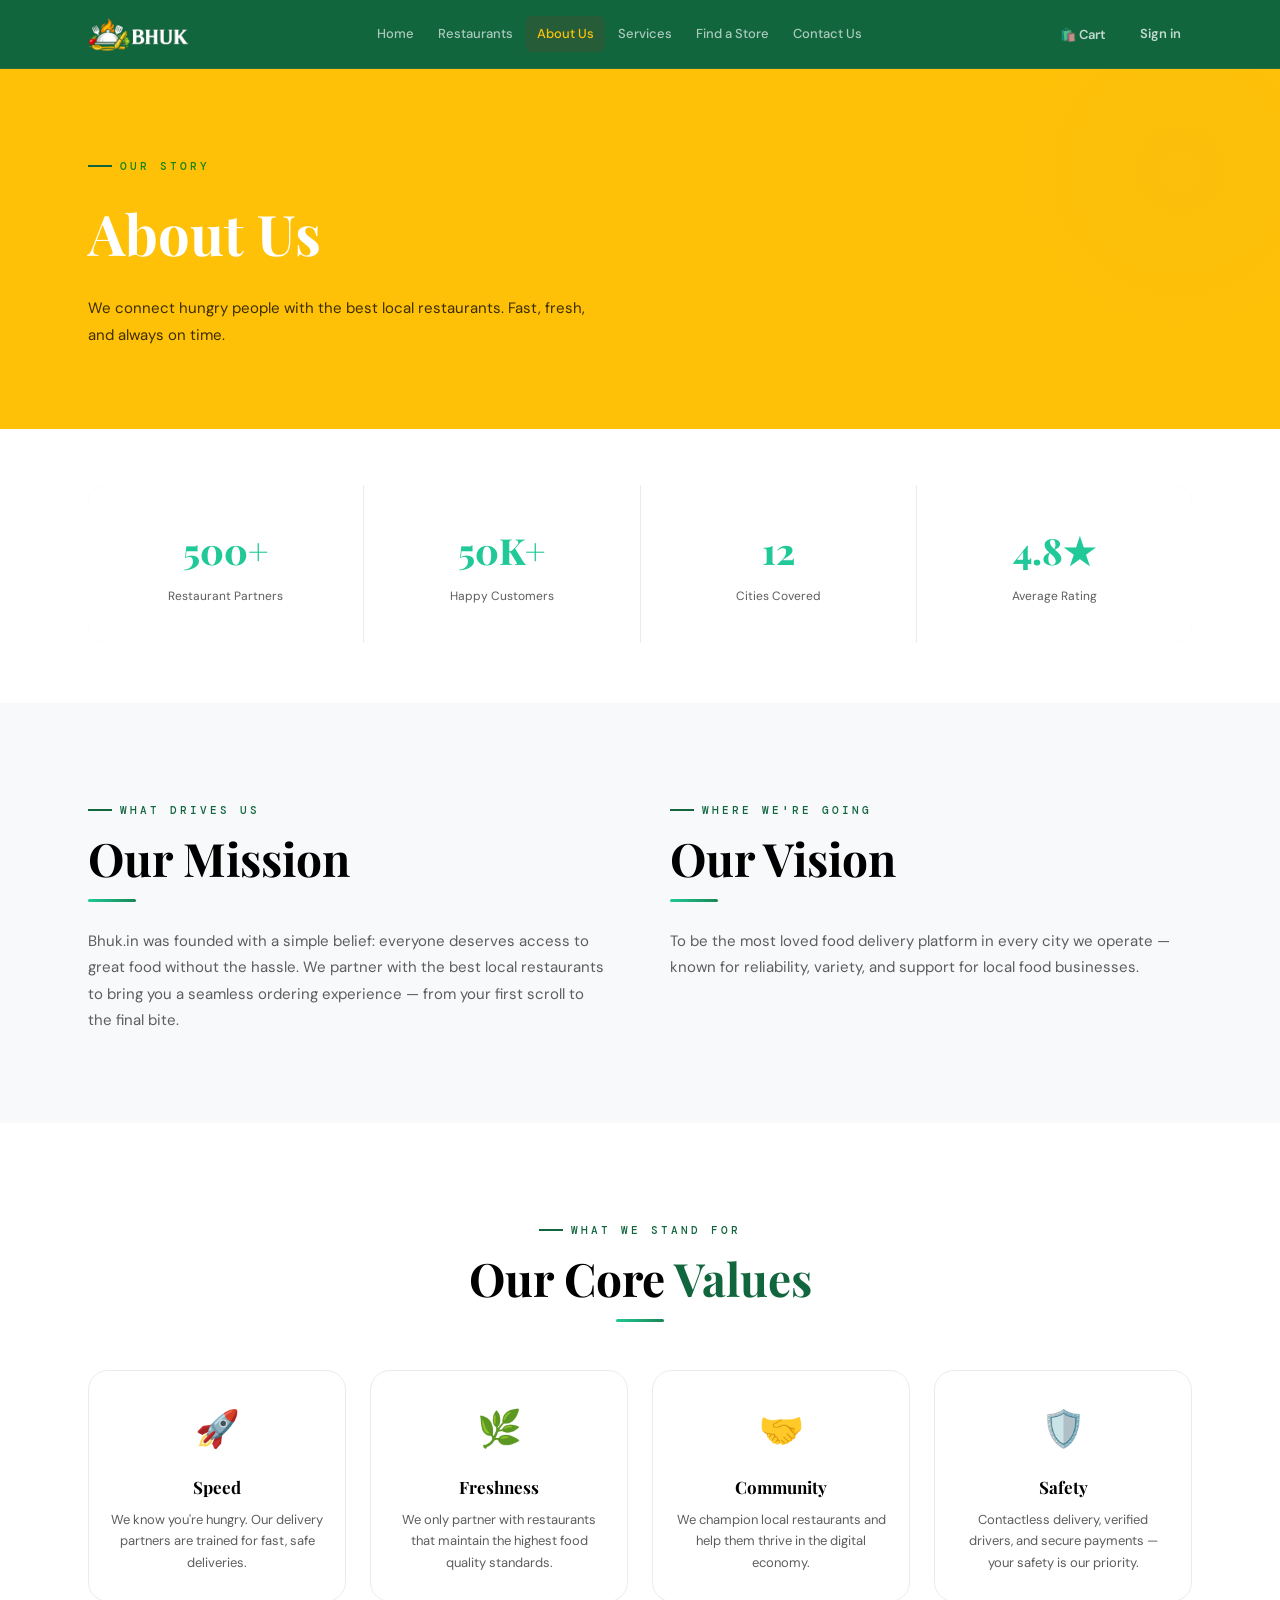
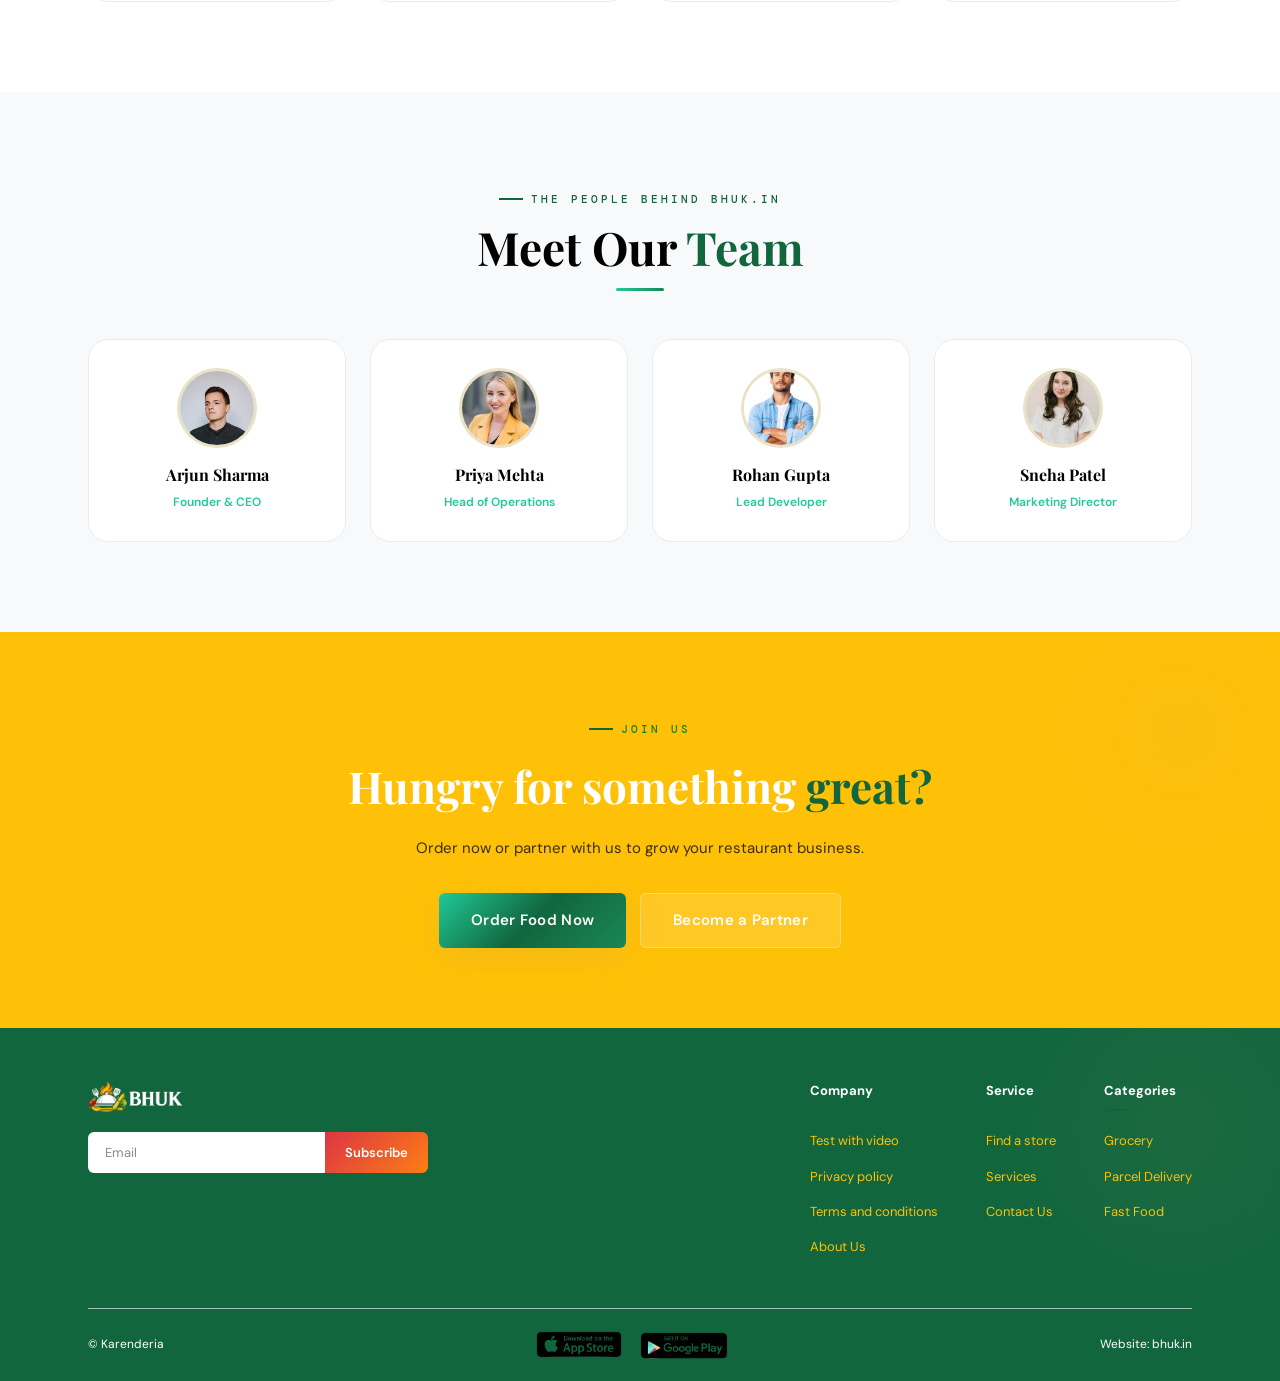
<file: about.html>
<!DOCTYPE html>
<html lang="en">
<head>
  <meta charset="UTF-8"><meta name="viewport" content="width=device-width,initial-scale=1.0">
  <title>About Us — Bhuk.in</title>
  <link rel="preconnect" href="https://fonts.googleapis.com">
  <link href="https://fonts.googleapis.com/css2?family=Playfair+Display:ital,wght@0,400;0,600;0,700;0,800&family=DM+Sans:wght@300;400;500;600;700&family=DM+Mono:wght@400;500&display=swap" rel="stylesheet">
  <link rel="stylesheet" href="css/style.css">
</head>
<body>
<div id="navbar-placeholder"></div>
<section class="about-hero">
  <div class="container" style="position:relative;z-index:2">
    <div class="s-label" style="color:rgb(22, 131, 18)">Our Story</div>
    <h1 class="about-hero-title" id="a-title">About Us</h1>
    <p class="about-hero-desc" id="a-desc"></p>
  </div>
</section>
<section style="background:var(--white);padding:0 0 60px">
  <div class="container"><div class="stats-row reveal" id="stats-row"></div></div>
</section>
<section class="section" style="background:var(--cream-dark)">
  <div class="container">
    <div style="display:grid;grid-template-columns:1fr 1fr;gap:60px;align-items:start">
      <div class="reveal-left">
        <div class="s-label">What drives us</div>
        <h2 class="s-title" id="a-mt"></h2><div class="s-divider"></div>
        <p class="s-sub" id="a-mv"></p>
      </div>
      <div class="reveal-right">
        <div class="s-label">Where we're going</div>
        <h2 class="s-title" id="a-vt"></h2><div class="s-divider"></div>
        <p class="s-sub" id="a-vv"></p>
      </div>
    </div>
  </div>
</section>
<section class="section" style="background:var(--white)" id="services">
  <div class="container">
    <div class="tc reveal"><div class="s-label">What we stand for</div><h2 class="s-title">Our Core <span class="hi">Values</span></h2><div class="s-divider"></div></div>
    <div class="values-grid" id="val-grid" style="margin-top:48px"></div>
  </div>
</section>
<section class="section" style="background:var(--cream-dark)">
  <div class="container">
    <div class="tc reveal"><div class="s-label">The people behind bhuk.in</div><h2 class="s-title">Meet Our <span class="hi">Team</span></h2><div class="s-divider"></div></div>
    <div class="team-grid" id="team-grid" style="margin-top:48px"></div>
  </div>
</section>
<section style="background:var(--navy-mid);padding:80px 0;text-align:center;position:relative;overflow:hidden">
  <div style="position:absolute;top:-100px;right:-100px;width:400px;height:400px;border-radius:50%;background:radial-gradient(circle,rgba(201,168,76,.1),transparent 65%)"></div>
  <div class="container" style="position:relative;z-index:2">
    <div class="s-label" style="justify-content:center;color:rgb(22, 131, 18)">Join Us</div>
    <h2 style="font-family:var(--ff-display);font-size:clamp(26px,4vw,44px);font-weight:700;color:var(--white);margin-bottom:14px">Hungry for something <span style="color:var(--gold)">great?</span></h2>
    <p style="font-size:15px;color:rgba(0, 0, 0, 0.77);margin-bottom:32px;max-width:460px;margin-left:auto;margin-right:auto">Order now or partner with us to grow your restaurant business.</p>
    <div style="display:flex;gap:14px;justify-content:center;flex-wrap:wrap">
      <a href="index.html" class="btn btn-gold" style="padding:14px 32px;font-size:15px">Order Food Now</a>
      <a href="merchant-signup.html" class="btn btn-ghost" style="padding:14px 32px;font-size:15px">Become a Partner</a>
    </div>
  </div>
</section>
<div id="footer-placeholder"></div>
<script src="data/data.js"></script><script src="js/main.js"></script>
<script>
  document.addEventListener('DOMContentLoaded',()=>{
    const a=BHUK.about;
    document.getElementById('a-title').textContent=a.title;
    document.getElementById('a-desc').textContent=a.hero_desc;
    document.getElementById('a-mt').textContent=a.mission_title;
    document.getElementById('a-mv').textContent=a.mission_text;
    document.getElementById('a-vt').textContent=a.vision_title;
    document.getElementById('a-vv').textContent=a.vision_text;
    document.getElementById('stats-row').innerHTML=a.stats.map(s=>`<div class="stat-box"><div class="stat-val">${s.value}</div><div class="stat-lbl">${s.label}</div></div>`).join('');
    document.getElementById('val-grid').innerHTML=a.values.map((v,i)=>`<div class="value-card reveal" style="transition-delay:${i*.1}s"><div class="value-icon">${v.icon}</div><div class="value-title">${v.title}</div><div class="value-desc">${v.desc}</div></div>`).join('');
    document.getElementById('team-grid').innerHTML=a.team.map((t,i)=>{
      const ini=t.name.split(' ').map(n=>n[0]).join('');
      return `<div class="team-card reveal" style="transition-delay:${i*.1}s">
        <img class="team-avatar" src="${t.avatar}" alt="${t.name}" onerror="this.style.display='none';this.nextElementSibling.style.display='flex'">
        <div class="team-avatar-ph" style="display:none">${ini}</div>
        <div class="team-name">${t.name}</div><div class="team-role">${t.role}</div>
      </div>`;
    }).join('');
    setTimeout(initReveal,60);
  });
</script>
</body></html>
</file>
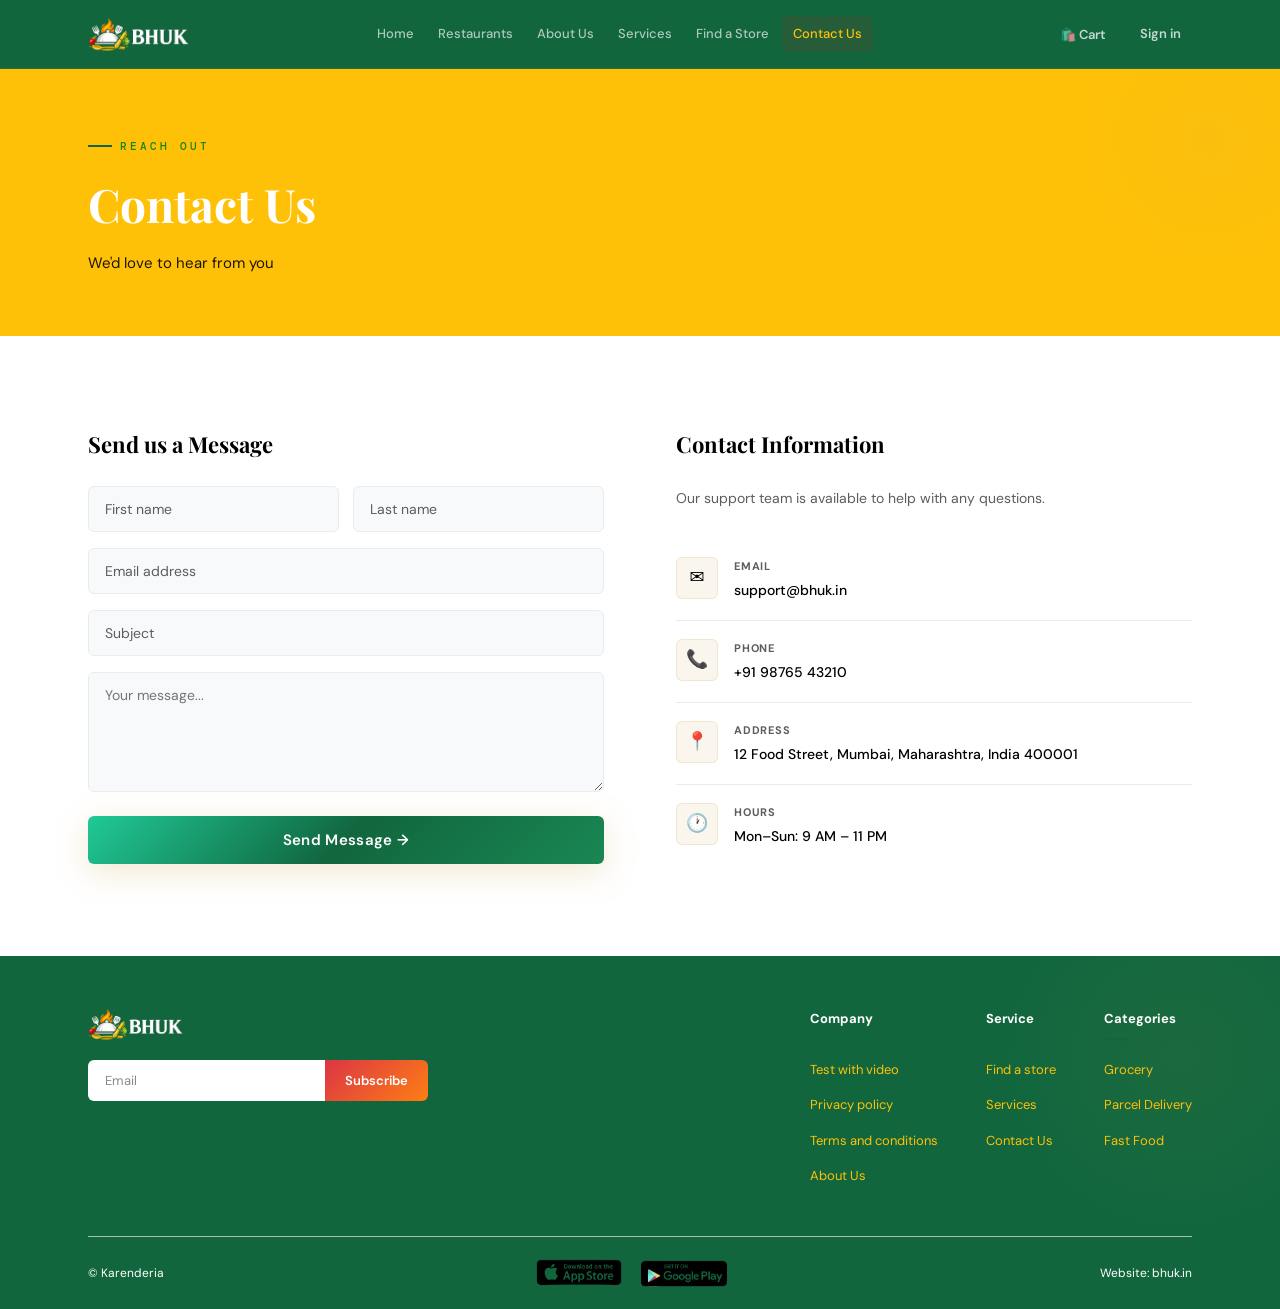
<file: contact.html>
<!DOCTYPE html>
<html lang="en">
<head>
  <meta charset="UTF-8"><meta name="viewport" content="width=device-width,initial-scale=1.0">
  <title>Contact Us — Bhuk.in</title>
  <link rel="preconnect" href="https://fonts.googleapis.com">
  <link href="https://fonts.googleapis.com/css2?family=Playfair+Display:ital,wght@0,400;0,600;0,700;0,800&family=DM+Sans:wght@300;400;500;600;700&family=DM+Mono:wght@400;500&display=swap" rel="stylesheet">
  <link rel="stylesheet" href="css/style.css">
</head>
<body>
<div id="navbar-placeholder"></div>
<section style="background:var(--navy-mid);padding:60px 0;position:relative;overflow:hidden">
  <div style="position:absolute;top:-80px;right:-80px;width:300px;height:300px;border-radius:50%;background:radial-gradient(circle,rgba(201,168,76,.1),transparent 65%)"></div>
  <div class="container" style="position:relative;z-index:2">
    <div class="s-label" style="color:rgb(22, 131, 18)">Reach Out</div>
    <h1 style="font-family:var(--ff-display);font-size:clamp(28px,4vw,46px);font-weight:700;color:var(--white);margin-bottom:8px" id="c-title">Contact Us</h1>
    <p style="font-size:15px;color:rgba(0, 0, 0, 0.89)" id="c-sub">We'd love to hear from you</p>
  </div>
</section>
<section class="section" style="background:var(--cream)">
  <div class="container">
    <div class="contact-grid">
      <div class="reveal-left">
        <h2 style="font-family:var(--ff-display);font-size:22px;font-weight:700;color:var(--text-dark);margin-bottom:24px">Send us a Message</h2>
        <form onsubmit="handleContact(event)">
          <div class="f-row" style="margin-bottom:16px"><div class="f-group" style="margin-bottom:0"><input type="text" class="f-input" placeholder="First name" required></div><div class="f-group" style="margin-bottom:0"><input type="text" class="f-input" placeholder="Last name" required></div></div>
          <div class="f-group"><input type="email" class="f-input" placeholder="Email address" required></div>
          <div class="f-group"><input type="text" class="f-input" placeholder="Subject"></div>
          <div class="f-group"><textarea class="f-textarea" placeholder="Your message..."></textarea></div>
          <button type="submit" class="btn btn-gold" style="width:100%;justify-content:center;padding:14px;font-size:15px" id="cbtn">Send Message →</button>
        </form>
      </div>
      <div class="reveal-right">
        <h2 style="font-family:var(--ff-display);font-size:22px;font-weight:700;color:var(--text-dark);margin-bottom:24px">Contact Information</h2>
        <p style="font-size:14px;color:var(--text-light);margin-bottom:28px;line-height:1.75">Our support team is available to help with any questions.</p>
        <div class="contact-info-item"><div class="contact-icon">✉️</div><div><div class="contact-label">Email</div><div class="contact-val" id="c-email"></div></div></div>
        <div class="contact-info-item"><div class="contact-icon">📞</div><div><div class="contact-label">Phone</div><div class="contact-val" id="c-phone"></div></div></div>
        <div class="contact-info-item"><div class="contact-icon">📍</div><div><div class="contact-label">Address</div><div class="contact-val" id="c-addr"></div></div></div>
        <div class="contact-info-item" style="border-bottom:none"><div class="contact-icon">🕐</div><div><div class="contact-label">Hours</div><div class="contact-val" id="c-hours"></div></div></div>
      </div>
    </div>
  </div>
</section>
<div id="footer-placeholder"></div>
<script src="data/data.js"></script><script src="js/main.js"></script>
<script>
  document.addEventListener('DOMContentLoaded',()=>{
    const c=BHUK.contact;
    document.getElementById('c-title').textContent=c.title;
    document.getElementById('c-sub').textContent=c.subtitle;
    document.getElementById('c-email').textContent=c.email;
    document.getElementById('c-phone').textContent=c.phone;
    document.getElementById('c-addr').textContent=c.address;
    document.getElementById('c-hours').textContent=c.hours;
    setTimeout(initReveal,60);
  });
  function handleContact(e){
    e.preventDefault();const btn=document.getElementById('cbtn');
    btn.textContent='Sending...';btn.disabled=true;
    setTimeout(()=>{btn.textContent='✓ Message Sent!';setTimeout(()=>{btn.textContent='Send Message →';btn.disabled=false;},3000);},1000);
  }
</script>
</body></html>
</file>
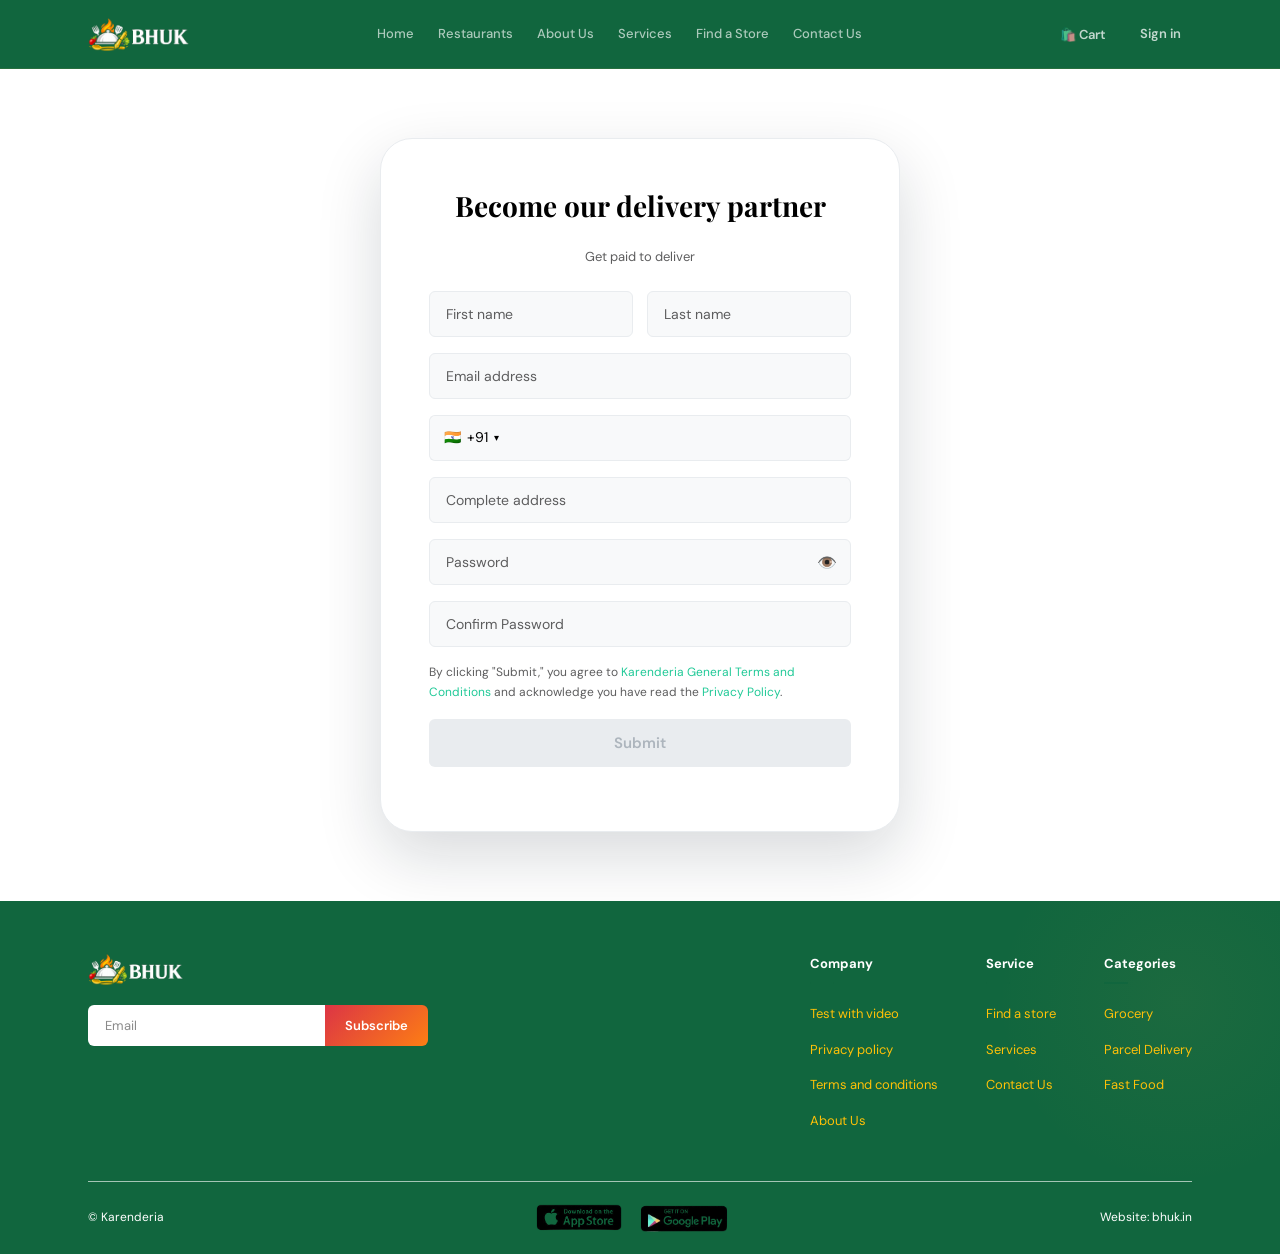
<file: delivery-signup.html>
<!DOCTYPE html>
<html lang="en">
<head>
  <meta charset="UTF-8"><meta name="viewport" content="width=device-width,initial-scale=1.0">
  <title>Become a Delivery Partner — Bhuk.in</title>
  <link rel="preconnect" href="https://fonts.googleapis.com">
  <link href="https://fonts.googleapis.com/css2?family=Playfair+Display:ital,wght@0,400;0,600;0,700;0,800&family=DM+Sans:wght@300;400;500;600;700&family=DM+Mono:wght@400;500&display=swap" rel="stylesheet">
  <link rel="stylesheet" href="css/style.css">
</head>
<body>
<div id="navbar-placeholder"></div>
<div class="form-page">
  <div class="form-main">
    <div class="form-card" style="max-width:520px">
      <div class="form-title" id="dtitle">Become our delivery partner</div>
      <p style="font-size:13px;color:var(--text-light);text-align:center;margin-top:-16px;margin-bottom:24px" id="dsub">Get paid to deliver</p>
      <form onsubmit="handleDel(event)">
        <div class="f-row">
          <div class="f-group"><input type="text" class="f-input" placeholder="First name" required oninput="checkDel()"></div>
          <div class="f-group"><input type="text" class="f-input" placeholder="Last name" required oninput="checkDel()"></div>
        </div>
        <div class="f-group"><input type="email" class="f-input" placeholder="Email address" required oninput="checkDel()"></div>
        <div class="f-group" id="del-phone"></div>
        <div class="f-group"><input type="text" class="f-input" placeholder="Complete address" required oninput="checkDel()"></div>
        <div class="f-group"><input type="password" class="f-input has-icon" id="dpw" placeholder="Password" required oninput="checkDel()"><button type="button" class="f-eye" id="deye" onclick="togglePw('dpw','deye')">👁️</button></div>
        <div class="f-group"><input type="password" class="f-input" placeholder="Confirm Password" required oninput="checkDel()"></div>
        <p class="f-legal">By clicking "Submit," you agree to <a href="terms.html">Karenderia General Terms and Conditions</a> and acknowledge you have read the <a href="privacy.html">Privacy Policy</a>.</p>
        <button type="submit" class="f-submit" id="dbtn">Submit</button>
      </form>
    </div>
  </div>
</div>
<div id="footer-placeholder"></div>
<script src="data/data.js"></script><script src="js/main.js"></script>
<script>
  document.addEventListener('DOMContentLoaded',()=>{
    buildPhoneField('del-phone','dphone');
    document.getElementById('dtitle').textContent=BHUK.delivery.title;
    document.getElementById('dsub').textContent=BHUK.delivery.subtitle;
  });
  function checkDel(){
    const ok=[...document.querySelectorAll('form input[required]')].every(i=>i.value.trim());
    document.getElementById('dbtn').classList.toggle('active',ok);
  }
  function handleDel(e){
    e.preventDefault();const btn=document.getElementById('dbtn');
    btn.textContent='Submitting...';btn.disabled=true;
    setTimeout(()=>{btn.textContent='✓ Application Received!';setTimeout(()=>{btn.textContent='Submit';btn.disabled=false;},3000);},1000);
  }
</script>
</body></html>
</file>
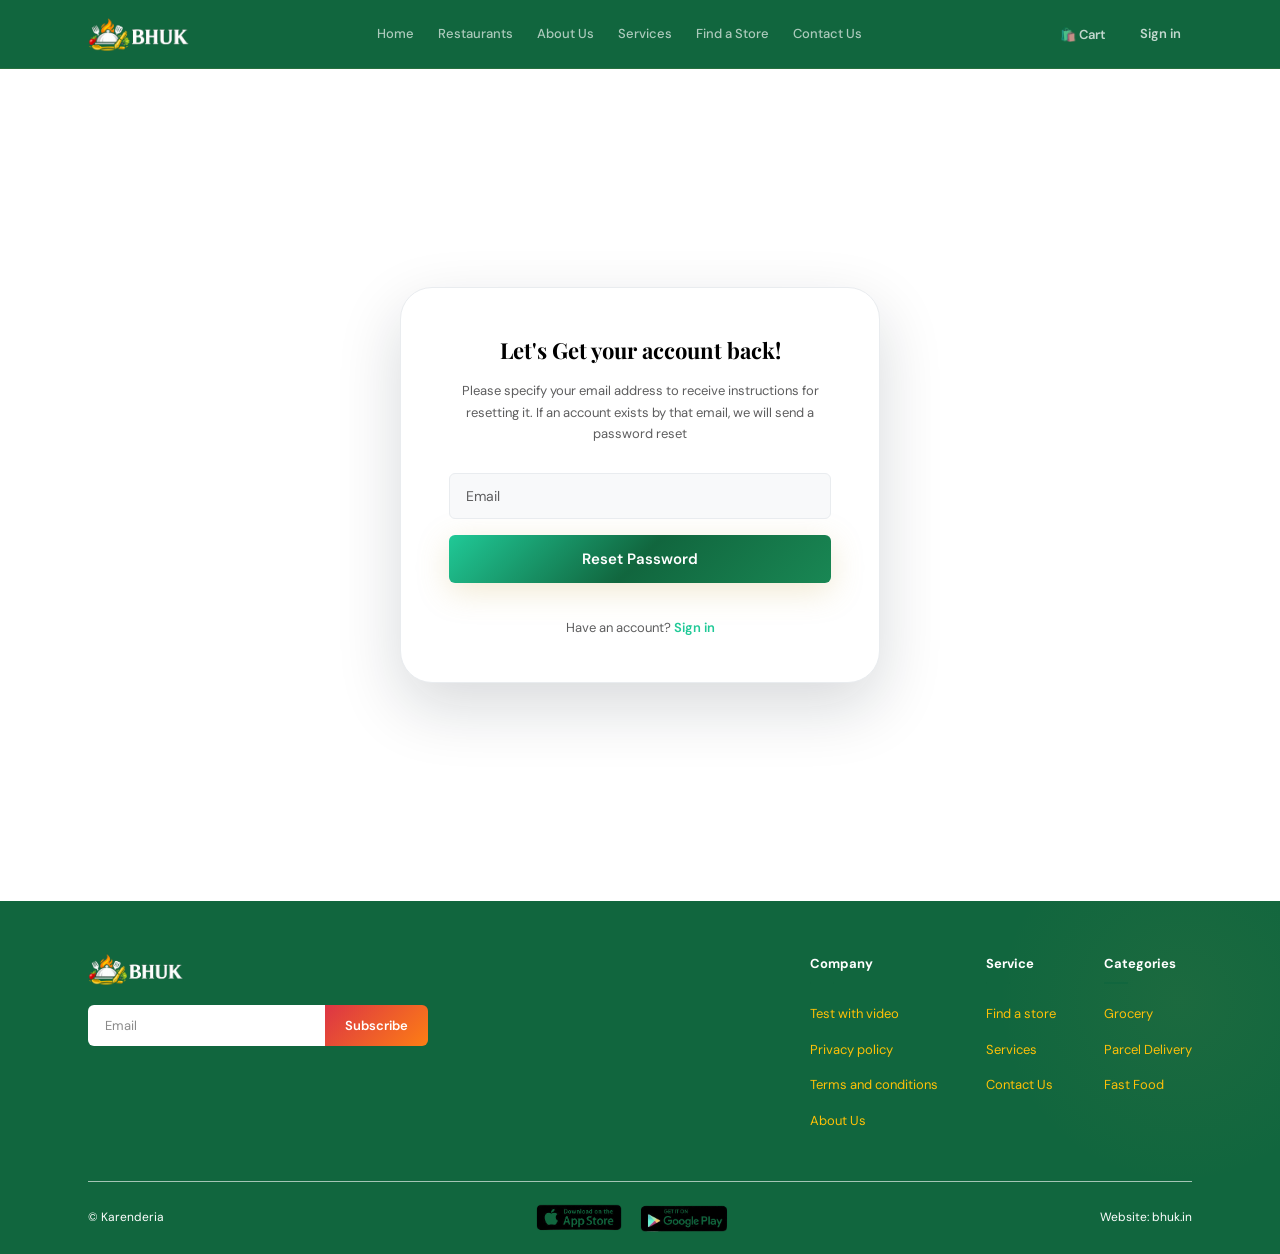
<file: forgot-password.html>
<!DOCTYPE html>
<html lang="en">
<head>
  <meta charset="UTF-8"><meta name="viewport" content="width=device-width,initial-scale=1.0">
  <title>Forgot Password — Bhuk.in</title>
  <link rel="preconnect" href="https://fonts.googleapis.com">
  <link href="https://fonts.googleapis.com/css2?family=Playfair+Display:ital,wght@0,400;0,600;0,700;0,800&family=DM+Sans:wght@300;400;500;600;700&family=DM+Mono:wght@400;500&display=swap" rel="stylesheet">
  <link rel="stylesheet" href="css/style.css">
</head>
<body>
<div id="navbar-placeholder"></div>
<div class="form-page">
  <div class="form-main">
    <div class="form-card">
      <h2 style="font-family:var(--ff-display);font-size:22px;font-weight:700;text-align:center;margin-bottom:12px;color:var(--text-dark)">Let's Get your account back!</h2>
      <p style="font-size:13px;color:var(--text-light);text-align:center;line-height:1.65;margin-bottom:28px">Please specify your email address to receive instructions for resetting it. If an account exists by that email, we will send a password reset</p>
      <form onsubmit="handleReset(event)">
        <div class="f-group"><input type="email" class="f-input" id="remail" placeholder="Email" required></div>
        <button type="submit" class="f-submit active" id="resetbtn">Reset Password</button>
      </form>
      <div class="f-bottom" style="margin-top:14px">Have an account? <a href="login.html">Sign in</a></div>
    </div>
  </div>
</div>
<div id="footer-placeholder"></div>
<script src="data/data.js"></script><script src="js/main.js"></script>
<script>
  function handleReset(e){
    e.preventDefault();const btn=document.getElementById('resetbtn');
    btn.textContent='Sending...';btn.disabled=true;
    setTimeout(()=>{btn.textContent='✓ Reset email sent!';setTimeout(()=>{btn.textContent='Reset Password';btn.disabled=false;},3000);},1000);
  }
</script>
</body></html>
</file>
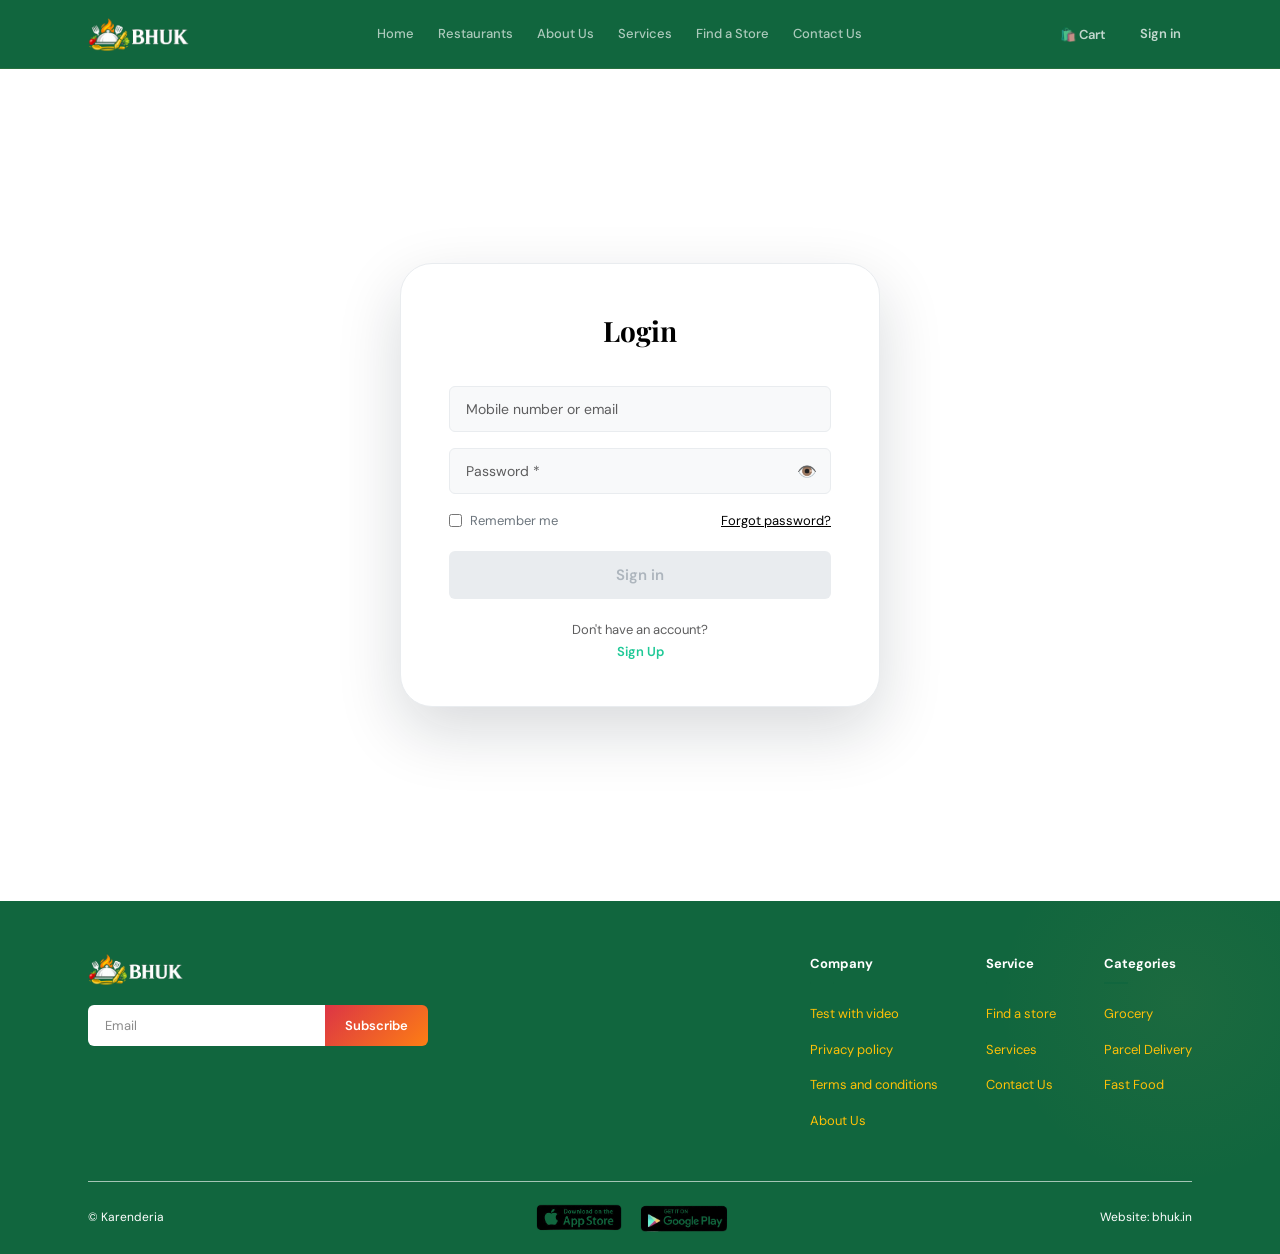
<file: login.html>
<!DOCTYPE html>
<html lang="en">
<head>
  <meta charset="UTF-8"><meta name="viewport" content="width=device-width,initial-scale=1.0">
  <title>Login — Bhuk.in</title>
  <link rel="preconnect" href="https://fonts.googleapis.com">
  <link href="https://fonts.googleapis.com/css2?family=Playfair+Display:ital,wght@0,400;0,600;0,700;0,800&family=DM+Sans:wght@300;400;500;600;700&family=DM+Mono:wght@400;500&display=swap" rel="stylesheet">
  <link rel="stylesheet" href="css/style.css">
</head>
<body>
<div id="navbar-placeholder"></div>
<div class="form-page">
  <div class="form-main">
    <div class="form-card">
      <div class="form-title">Login</div>
      <form onsubmit="handleLogin(event)">
        <div class="f-group"><input type="text" class="f-input" id="lid" placeholder="Mobile number or email" required oninput="checkForm()"></div>
        <div class="f-group"><input type="password" class="f-input has-icon" id="lpw" placeholder="Password *" required oninput="checkForm()"><button type="button" class="f-eye" id="leye" onclick="togglePw('lpw','leye')">👁️</button></div>
        <div class="f-check-row"><label class="f-check-label"><input type="checkbox"> Remember me</label><a href="forgot-password.html" class="f-link">Forgot password?</a></div>
        <button type="submit" class="f-submit" id="lbtn">Sign in</button>
      </form>
      <div class="f-bottom">Don't have an account?<br><a href="register.html">Sign Up</a></div>
    </div>
  </div>
</div>
<div id="footer-placeholder"></div>
<script src="data/data.js"></script><script src="js/main.js"></script>
<script>
  function checkForm(){
    const ok=document.getElementById('lid').value.trim()&&document.getElementById('lpw').value.trim();
    document.getElementById('lbtn').classList.toggle('active',!!ok);
  }
  function handleLogin(e){
    e.preventDefault();const btn=document.getElementById('lbtn');
    btn.textContent='Signing in...';btn.disabled=true;
    setTimeout(()=>{btn.textContent='✓ Success!';setTimeout(()=>{btn.textContent='Sign in';btn.disabled=false;},2000);},1000);
  }
</script>
</body></html>
</file>
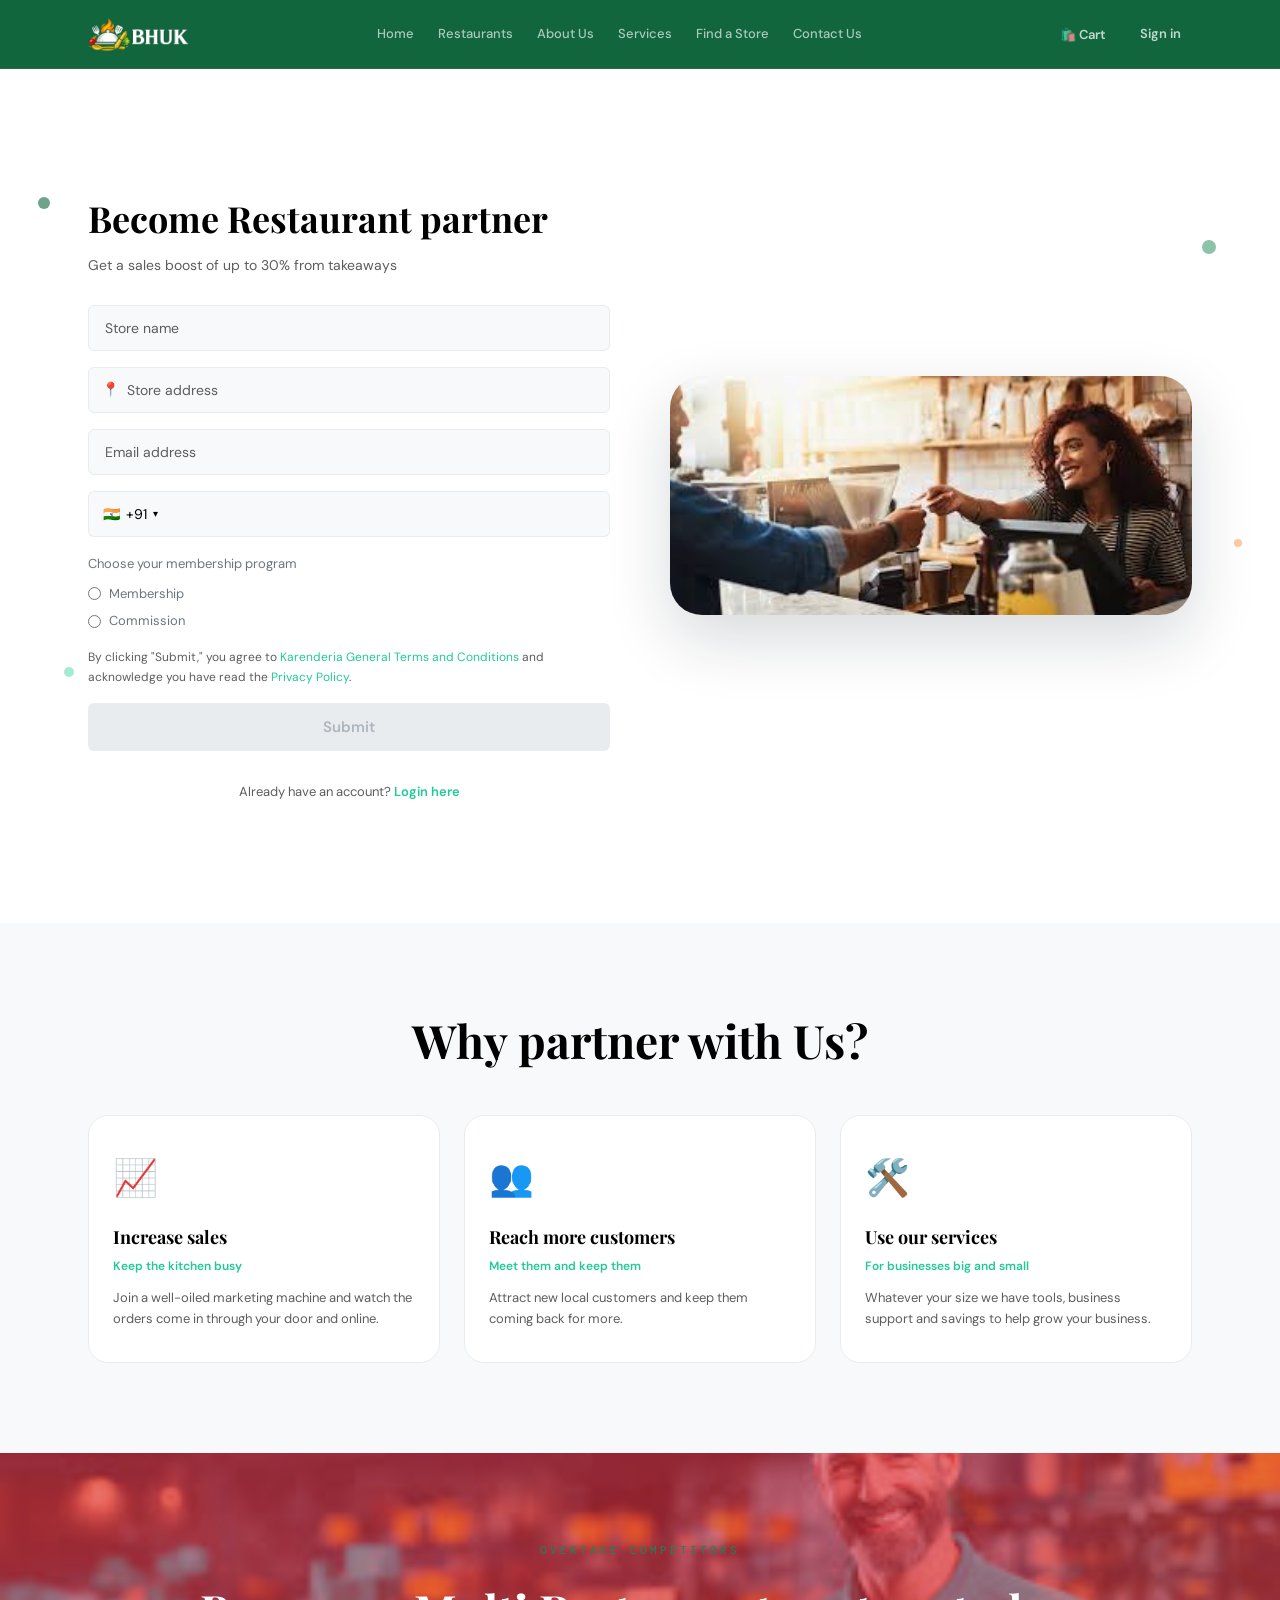
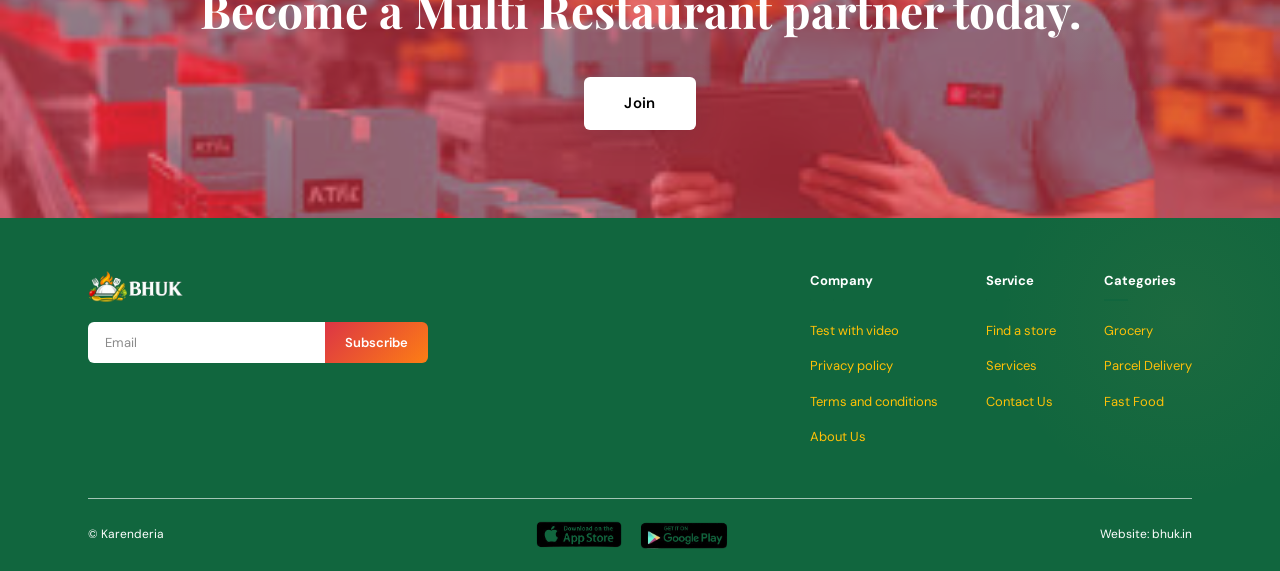
<file: merchant-signup.html>
<!DOCTYPE html>
<html lang="en">
<head>
  <meta charset="UTF-8"><meta name="viewport" content="width=device-width,initial-scale=1.0">
  <title>Become a Restaurant Partner — Bhuk.in</title>
  <link rel="preconnect" href="https://fonts.googleapis.com">
  <link href="https://fonts.googleapis.com/css2?family=Playfair+Display:ital,wght@0,400;0,600;0,700;0,800&family=DM+Sans:wght@300;400;500;600;700&family=DM+Mono:wght@400;500&display=swap" rel="stylesheet">
  <link rel="stylesheet" href="css/style.css">
  <style>
    body{background:var(--white)}
    .dot{position:absolute;border-radius:50%;pointer-events:none}
  </style>
</head>
<body>
<div id="navbar-placeholder"></div>
<section style="position:relative;overflow:hidden;padding:60px 0;background:var(--white)">
  <div class="dot" style="background:var(--gold);width:12px;height:12px;top:15%;left:3%;opacity:.6"></div>
  <div class="dot" style="background:var(--gold-dark);width:10px;height:10px;top:70%;left:5%;opacity:.4"></div>
  <div class="dot" style="background:var(--gold-light);width:14px;height:14px;top:20%;right:5%;opacity:.5"></div>
  <div class="dot" style="background:var(--navy-soft);width:8px;height:8px;top:55%;right:3%;opacity:.4"></div>
  <div class="container">
    <div class="merchant-layout">
      <div class="reveal-left">
        <h1 style="font-family:var(--ff-display);font-size:clamp(24px,3.5vw,36px);font-weight:700;color:var(--text-dark);margin-bottom:6px" id="m-title">Become Restaurant partner</h1>
        <p style="font-size:14px;color:var(--text-light);margin-bottom:28px" id="m-sub">Get a sales boost of up to 30% from takeaways</p>
        <form id="mform" onsubmit="handleMerchant(event)">
          <div class="f-group"><input type="text" class="f-input" placeholder="Store name" required oninput="checkM()"></div>
          <div class="f-group" style="position:relative"><span style="position:absolute;left:14px;top:50%;transform:translateY(-50%);color:var(--text-light);font-size:14px">📍</span><input type="text" class="f-input" style="padding-left:38px" placeholder="Store address" required oninput="checkM()"></div>
          <div class="f-group"><input type="email" class="f-input" placeholder="Email address" required oninput="checkM()"></div>
          <div class="f-group" id="m-phone"></div>
          <div class="f-radio-group">
            <div class="f-radio-group-title">Choose your membership program</div>
            <label class="f-radio"><input type="radio" name="mem" value="membership"> Membership</label>
            <label class="f-radio"><input type="radio" name="mem" value="commission"> Commission</label>
          </div>
          <p class="f-legal">By clicking "Submit," you agree to <a href="terms.html">Karenderia General Terms and Conditions</a> and acknowledge you have read the <a href="privacy.html">Privacy Policy</a>.</p>
          <button type="submit" class="f-submit" id="mbtn">Submit</button>
          <div class="f-bottom" style="margin-top:10px">Already have an account? <a href="login.html">Login here</a></div>
        </form>
      </div>
      <div class="reveal-right">
        <img class="merchant-hero-img" src="assets/img/merchant-hero.png" alt="Restaurant Partners"
          onerror="this.src='https://placehold.co/520x500/0A1628/C9A84C?text=Restaurant+Partners'">
      </div>
    </div>
  </div>
</section>

<section class="section" style="background:var(--cream-dark)">
  <div class="container">
    <h2 class="s-title tc" id="why-title">Why partner with Us?</h2>
    <div class="why-grid" id="why-grid"></div>
  </div>
</section>

<div class="cta-banner">
  <img class="cta-banner-bg" src="assets/img/merchant-cta-bg.jpg" alt="" onerror="this.style.display='none'">
  <div class="cta-banner-content">
    <div class="cta-banner-label">Overtake competitors</div>
    <div class="cta-banner-title">Become a Multi Restaurant partner today.</div>
    <a href="#" class="btn btn-white" style="padding:14px 40px;font-size:15px">Join</a>
  </div>
</div>

<div id="footer-placeholder"></div>
<script src="data/data.js"></script><script src="js/main.js"></script>
<script>
  document.addEventListener('DOMContentLoaded',()=>{
    buildPhoneField('m-phone','mphone');
    document.getElementById('m-title').textContent=BHUK.merchant.title;
    document.getElementById('m-sub').textContent=BHUK.merchant.subtitle;
    document.getElementById('why-title').textContent=BHUK.merchant.why_title||'Why partner with Us?';
    document.getElementById('why-grid').innerHTML=BHUK.merchant.benefits.map((b,i)=>`
      <div class="why-card reveal" style="transition-delay:${i*.1}s">
        <div class="why-card-emoji">${b.emoji}</div>
        <div class="why-card-title">${b.title}</div>
        <div class="why-card-subtitle">${b.subtitle}</div>
        <div class="why-card-desc">${b.desc}</div>
      </div>`).join('');
    setTimeout(initReveal,60);
  });
  function checkM(){
    const ok=[...document.querySelectorAll('#mform input[required]')].every(i=>i.value.trim());
    document.getElementById('mbtn').classList.toggle('active',ok);
  }
  function handleMerchant(e){
    e.preventDefault();const btn=document.getElementById('mbtn');
    btn.textContent='Submitting...';btn.disabled=true;
    setTimeout(()=>{btn.textContent='✓ Application Received!';setTimeout(()=>{btn.textContent='Submit';btn.disabled=false;},3000);},1000);
  }
</script>
</body></html>
</file>
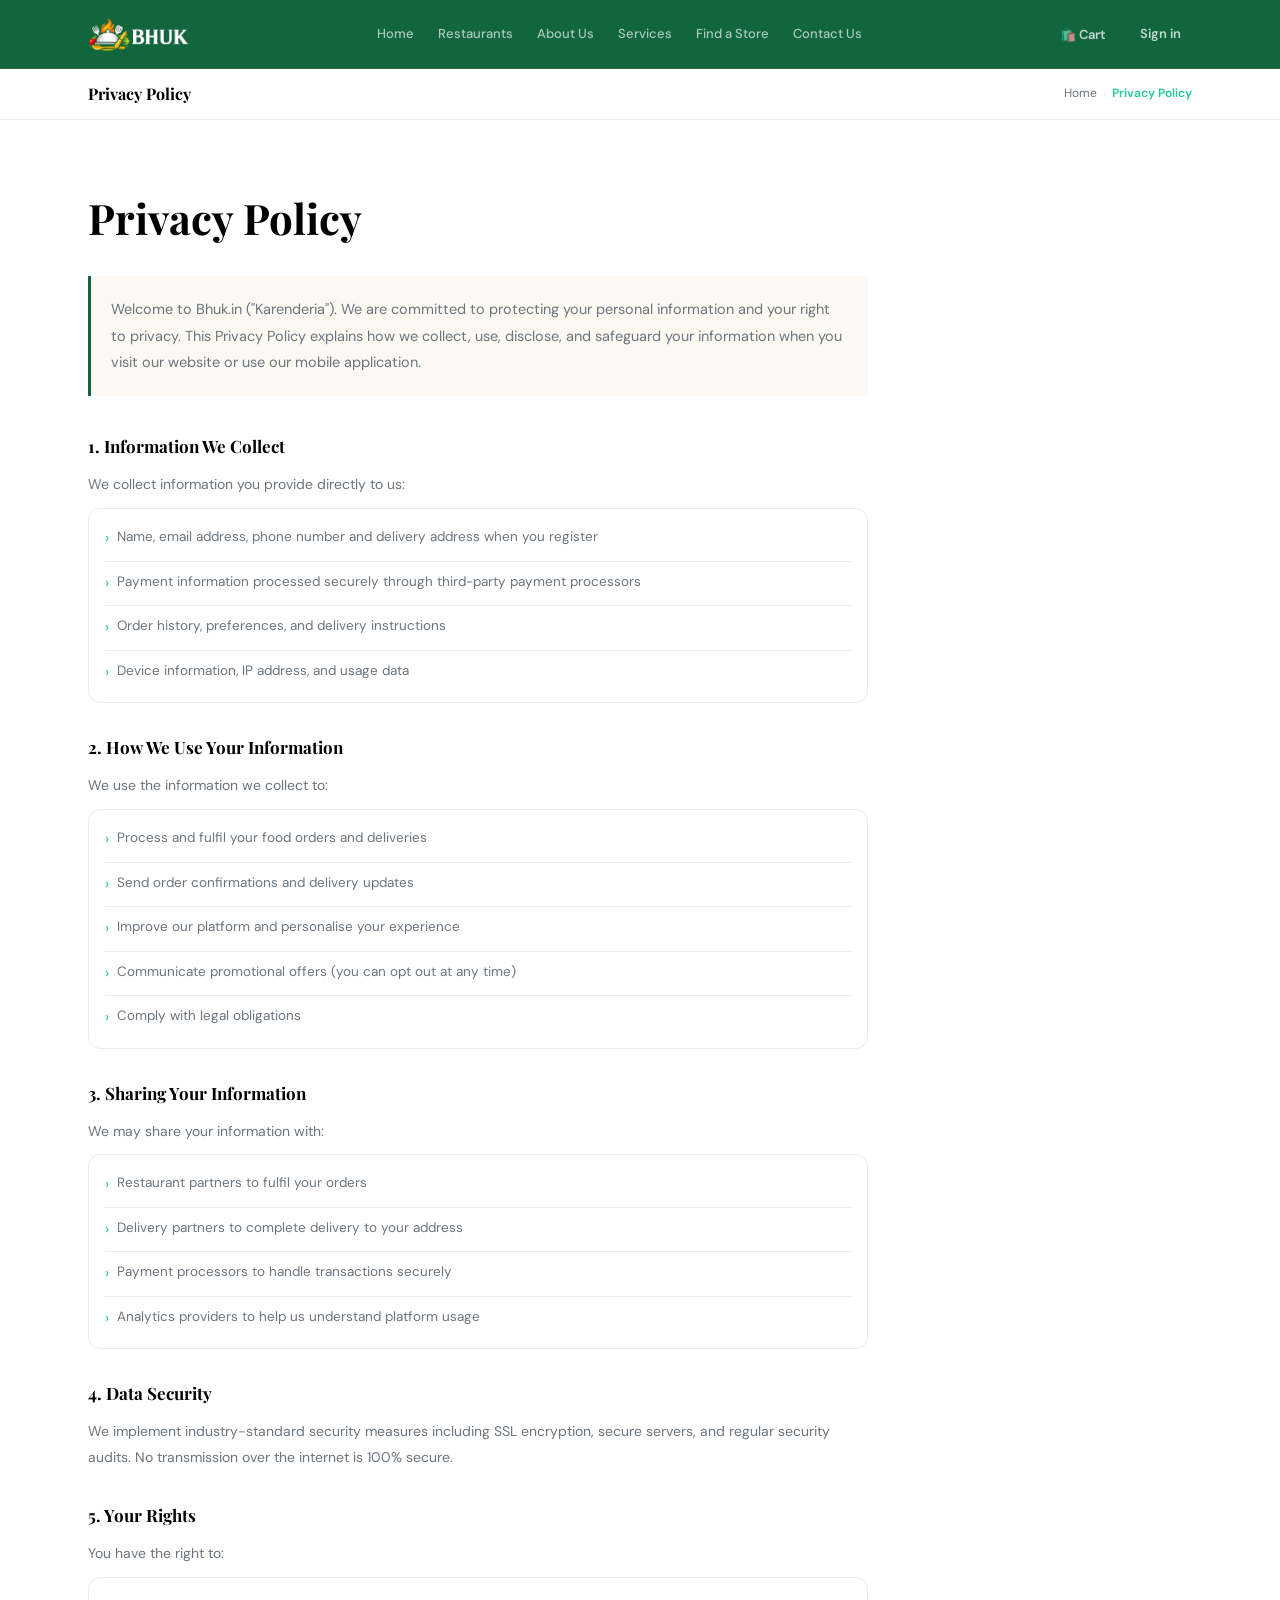
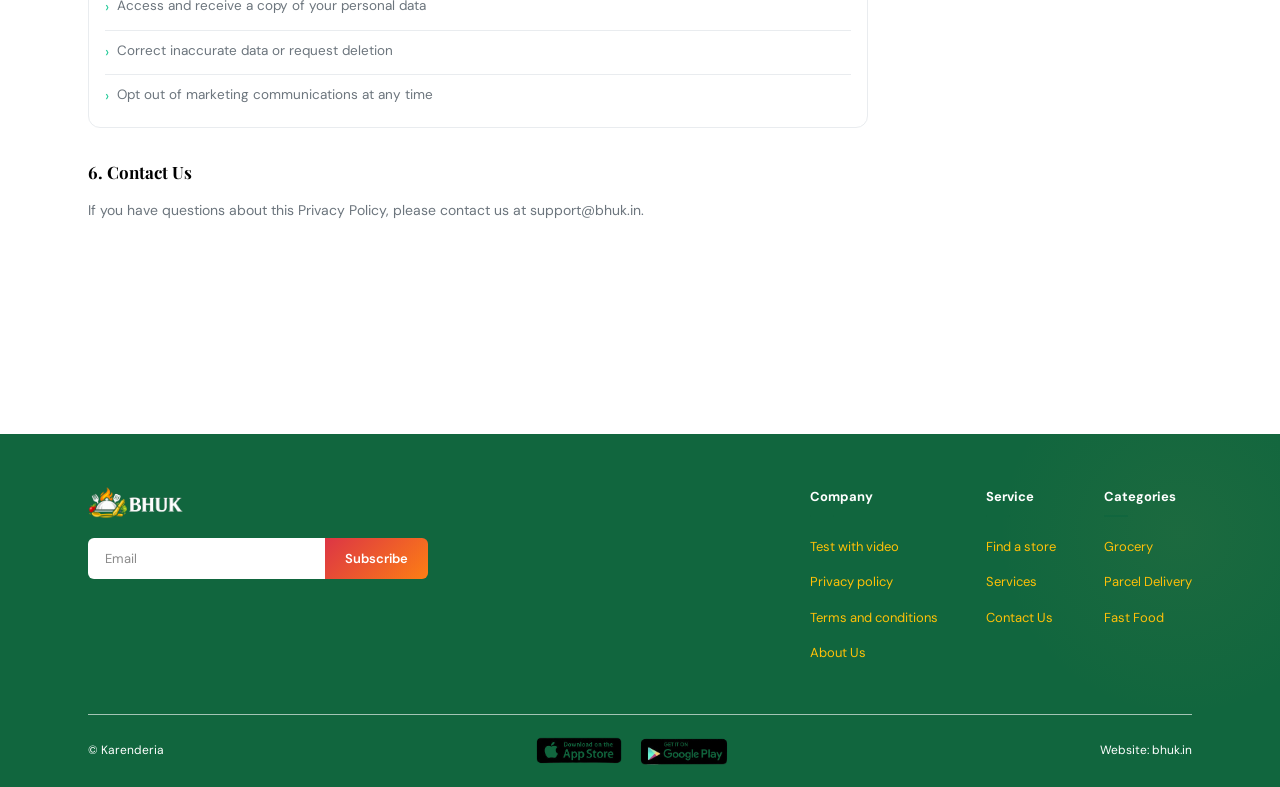
<file: privacy.html>
<!DOCTYPE html>
<html lang="en">
<head>
  <meta charset="UTF-8"><meta name="viewport" content="width=device-width,initial-scale=1.0">
  <title>Privacy Policy — Bhuk.in</title>
  <link rel="preconnect" href="https://fonts.googleapis.com">
  <link href="https://fonts.googleapis.com/css2?family=Playfair+Display:ital,wght@0,400;0,600;0,700;0,800&family=DM+Sans:wght@300;400;500;600;700&family=DM+Mono:wght@400;500&display=swap" rel="stylesheet">
  <link rel="stylesheet" href="css/style.css">
</head>
<body>
<div id="navbar-placeholder"></div>
<div class="page-hbar"><div class="container"><div class="page-hbar-inner"><div class="page-hbar-title">Privacy Policy</div><div class="breadcrumb"><a href="index.html">Home</a><span class="sep">›</span><span class="cur">Privacy Policy</span></div></div></div></div>
<div style="background:var(--cream);padding:0 0 80px"><div class="container"><div id="pc" class="reveal"></div></div></div>
<div id="footer-placeholder"></div>
<script src="data/data.js"></script><script src="js/main.js"></script>
<script>document.addEventListener('DOMContentLoaded',()=>{renderPolicy(BHUK.privacy,'pc');setTimeout(initReveal,60);});</script>
</body></html>
</file>
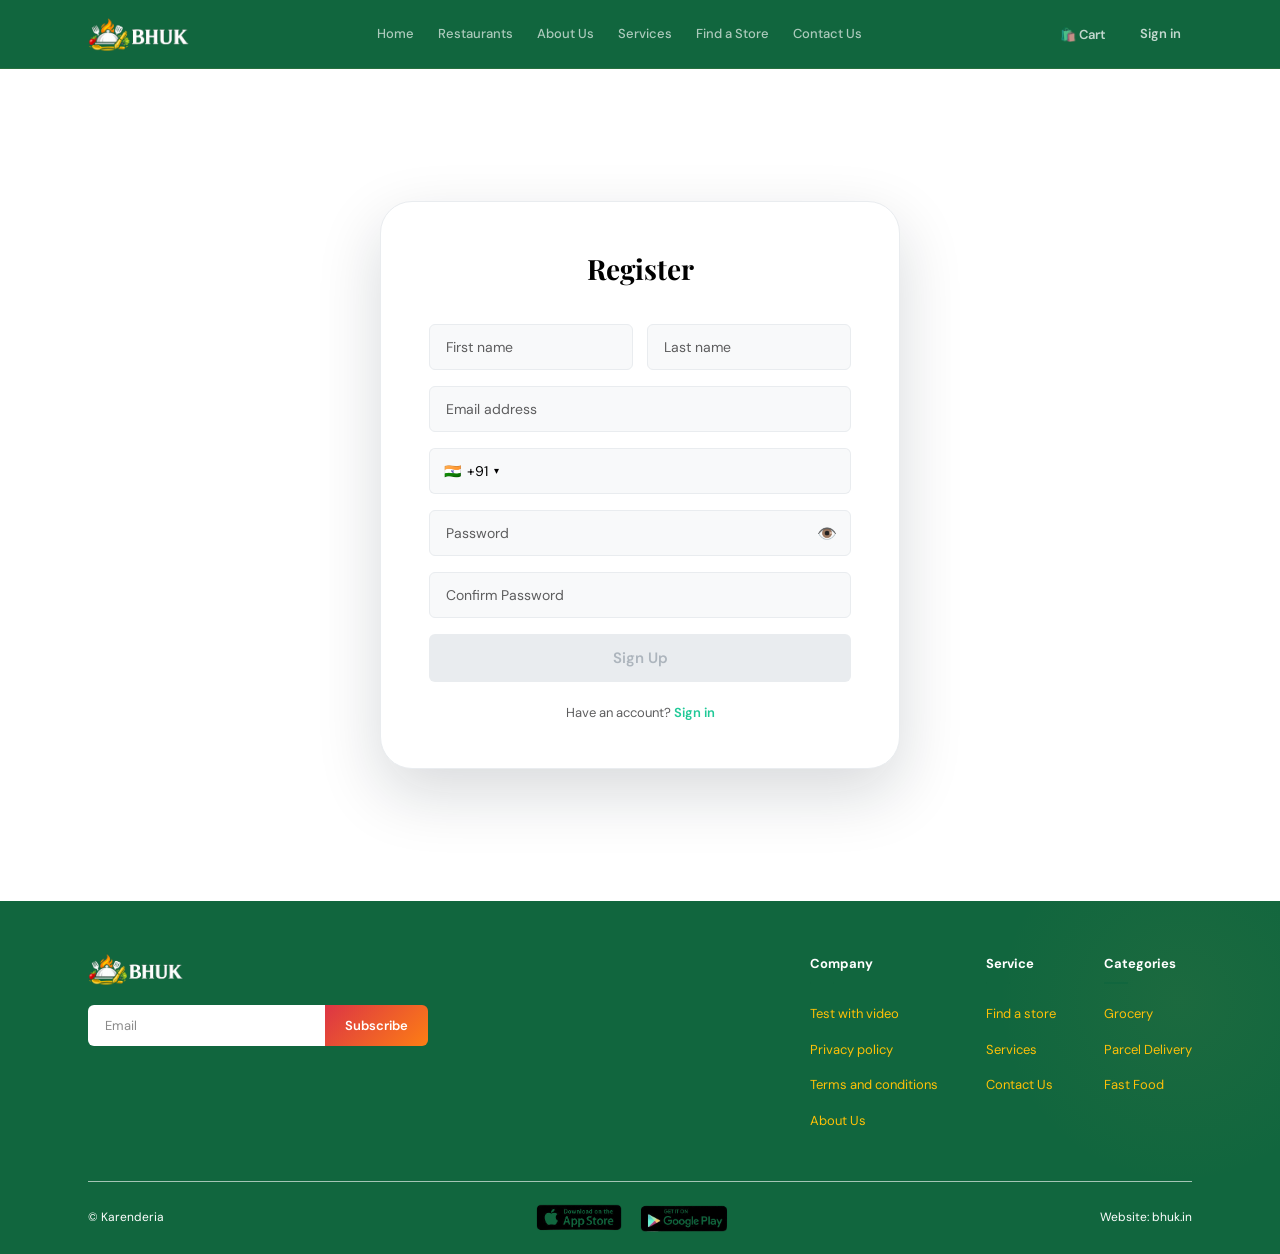
<file: register.html>
<!DOCTYPE html>
<html lang="en">
<head>
  <meta charset="UTF-8"><meta name="viewport" content="width=device-width,initial-scale=1.0">
  <title>Register — Bhuk.in</title>
  <link rel="preconnect" href="https://fonts.googleapis.com">
  <link href="https://fonts.googleapis.com/css2?family=Playfair+Display:ital,wght@0,400;0,600;0,700;0,800&family=DM+Sans:wght@300;400;500;600;700&family=DM+Mono:wght@400;500&display=swap" rel="stylesheet">
  <link rel="stylesheet" href="css/style.css">
</head>
<body>
<div id="navbar-placeholder"></div>
<div class="form-page">
  <div class="form-main">
    <div class="form-card" style="max-width:520px">
      <div class="form-title">Register</div>
      <form onsubmit="handleReg(event)">
        <div class="f-row">
          <div class="f-group"><input type="text" class="f-input" id="fn" placeholder="First name" required oninput="checkReg()"></div>
          <div class="f-group"><input type="text" class="f-input" id="ln" placeholder="Last name" required oninput="checkReg()"></div>
        </div>
        <div class="f-group"><input type="email" class="f-input" id="em" placeholder="Email address" required oninput="checkReg()"></div>
        <div class="f-group" id="phone-wrap"></div>
        <div class="f-group"><input type="password" class="f-input has-icon" id="pw" placeholder="Password" required oninput="checkReg()"><button type="button" class="f-eye" id="eye1" onclick="togglePw('pw','eye1')">👁️</button></div>
        <div class="f-group"><input type="password" class="f-input" id="pw2" placeholder="Confirm Password" required oninput="checkReg()"></div>
        <button type="submit" class="f-submit" id="rbtn">Sign Up</button>
      </form>
      <div class="f-bottom">Have an account? <a href="login.html">Sign in</a></div>
    </div>
  </div>
</div>
<div id="footer-placeholder"></div>
<script src="data/data.js"></script><script src="js/main.js"></script>
<script>
  document.addEventListener('DOMContentLoaded',()=>buildPhoneField('phone-wrap','ph'));
  function checkReg(){
    const ok=['fn','ln','em','pw','pw2'].every(id=>document.getElementById(id)?.value.trim());
    document.getElementById('rbtn').classList.toggle('active',ok);
  }
  function handleReg(e){
    e.preventDefault();
    if(document.getElementById('pw').value!==document.getElementById('pw2').value){alert('Passwords do not match');return;}
    const btn=document.getElementById('rbtn');btn.textContent='Creating...';btn.disabled=true;
    setTimeout(()=>{btn.textContent='✓ Account Created!';setTimeout(()=>{btn.textContent='Sign Up';btn.disabled=false;},2000);},1000);
  }
</script>
</body></html>
</file>
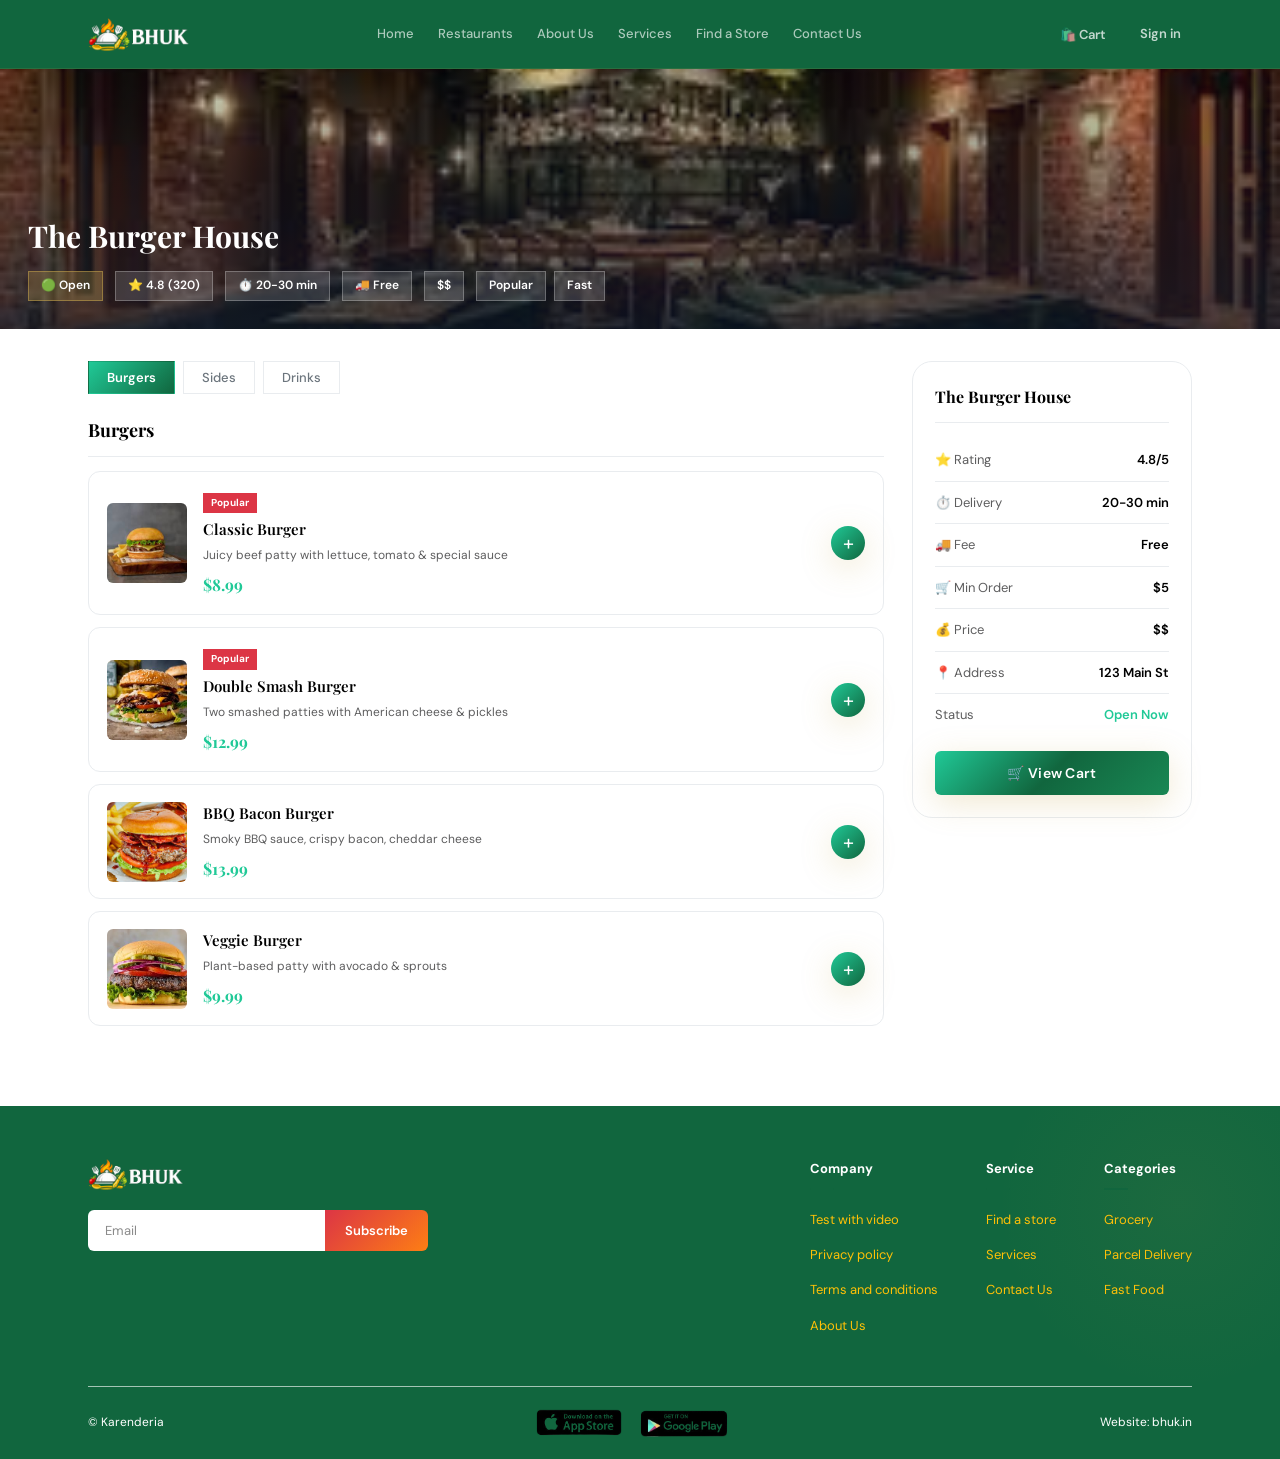
<file: restaurant-detail.html>
<!DOCTYPE html>
<html lang="en">
<head>
  <meta charset="UTF-8"><meta name="viewport" content="width=device-width,initial-scale=1.0">
  <title>Restaurant — Bhuk.in</title>
  <link rel="preconnect" href="https://fonts.googleapis.com">
  <link href="https://fonts.googleapis.com/css2?family=Playfair+Display:ital,wght@0,400;0,600;0,700;0,800&family=DM+Sans:wght@300;400;500;600;700&family=DM+Mono:wght@400;500&display=swap" rel="stylesheet">
  <link rel="stylesheet" href="css/style.css">
  <style>
    body{background:var(--cream)}
    .rest-hero{position:relative;height:260px;background:var(--navy);overflow:hidden}
    .rest-hero-bg{width:100%;height:100%;object-fit:cover}
    .rest-hero-overlay{position:absolute;inset:0;background:linear-gradient(to top,rgba(10,22,40,.75),rgba(10,22,40,.2))}
    .rest-hero-info{position:absolute;bottom:0;left:0;right:0;padding:24px 28px}
    .rest-hero-name{font-family:var(--ff-display);font-size:30px;font-weight:700;color:var(--white);margin-bottom:10px}
    .rest-hero-pill{display:inline-flex;align-items:center;gap:5px;background:rgba(255,255,255,.15);border:1px solid rgba(255,255,255,.25);border-radius:var(--radius-full);padding:4px 12px;font-size:12px;font-weight:600;color:var(--white);margin-right:8px;margin-bottom:4px}
    .rest-hero-open{background:rgba(201,168,76,.25);border-color:rgba(201,168,76,.5)}
    .detail-layout{display:grid;grid-template-columns:1fr 280px;gap:28px;padding:32px 0 80px;align-items:start}
    .menu-cat-tabs{display:flex;gap:8px;flex-wrap:wrap;margin-bottom:22px}
    .menu-cat-tab{padding:7px 18px;border-radius:var(--radius-full);border:1.5px solid var(--gray-200);background:var(--white);font-size:13px;font-weight:500;color:var(--text-mid);cursor:pointer;transition:var(--transition)}
    .menu-cat-tab:hover{border-color:var(--gold);color:var(--gold-dark)}
    .menu-cat-tab.active{background:linear-gradient(135deg,var(--gold-dark),var(--gold));border-color:transparent;color:var(--white);font-weight:600}
    .menu-section-title{font-family:var(--ff-display);font-size:18px;font-weight:700;color:var(--text-dark);margin-bottom:14px;padding-bottom:10px;border-bottom:1px solid var(--gray-200)}
    .menu-list{display:flex;flex-direction:column;gap:12px}
    .info-card{background:var(--white);border:1px solid var(--gray-200);border-radius:var(--radius-lg);padding:22px;position:sticky;top:80px}
    .info-title{font-family:var(--ff-display);font-size:16px;font-weight:700;color:var(--text-dark);margin-bottom:16px;padding-bottom:12px;border-bottom:1px solid var(--gray-200)}
    .info-row{display:flex;align-items:center;justify-content:space-between;padding:10px 0;border-bottom:1px solid var(--gray-200);font-size:13px}
    .info-row:last-of-type{border-bottom:none}
    .info-label{color:var(--text-light);display:flex;align-items:center;gap:5px}
    .info-val{font-weight:600;color:var(--text-dark)}
    @media(max-width:900px){.detail-layout{grid-template-columns:1fr}.info-card{position:static}}
  </style>
</head>
<body>
<div id="navbar-placeholder"></div>
<div class="rest-hero">
  <img class="rest-hero-bg" id="hero-img" src="" alt="" onerror="this.src='https://placehold.co/1200x260/0A1628/C9A84C?text=Restaurant'">
  <div class="rest-hero-overlay"></div>
  <div class="rest-hero-info">
    <div class="rest-hero-name" id="hero-name">Loading...</div>
    <div id="hero-pills"></div>
  </div>
</div>
<div class="container">
  <div class="detail-layout">
    <div>
      <div class="menu-cat-tabs" id="cat-tabs"></div>
      <div id="menu-content"></div>
    </div>
    <div><div class="info-card" id="info-card"></div></div>
  </div>
</div>
<div id="footer-placeholder"></div>
<script src="data/data.js"></script>
<script src="js/main.js"></script>
<script>
  let currentRest=null;
  document.addEventListener('DOMContentLoaded',()=>{
    const id=new URLSearchParams(location.search).get('id')||'r001';
    currentRest=BHUK.restaurants.find(r=>r.id===id)||BHUK.restaurants[0];
    document.title=`${currentRest.name} — Bhuk.in`;
    buildHero(); buildInfoCard(); buildMenu(null); setTimeout(initReveal,60);
  });

  function buildHero(){
    const r=currentRest;
    document.getElementById('hero-img').src=r.img;
    document.getElementById('hero-name').textContent=r.name;
    document.getElementById('hero-pills').innerHTML=`
      <span class="rest-hero-pill ${r.open?'rest-hero-open':''}">${r.open?'🟢 Open':'🔴 Closed'}</span>
      <span class="rest-hero-pill">⭐ ${r.rating} (${r.reviews})</span>
      <span class="rest-hero-pill">⏱️ ${r.delivery_time}</span>
      <span class="rest-hero-pill">🚚 ${r.delivery_fee}</span>
      <span class="rest-hero-pill">${r.price_range}</span>
      ${r.tags.map(t=>`<span class="rest-hero-pill">${t}</span>`).join('')}`;
  }

  function buildMenu(activeCat){
    const cats=[...new Set(currentRest.menu.map(m=>m.category))];
    if(!activeCat) activeCat=cats[0];
    document.getElementById('cat-tabs').innerHTML=cats.map(cat=>`
      <button class="menu-cat-tab ${cat===activeCat?'active':''}" onclick="buildMenu('${cat}')">${cat}</button>`).join('');
    const items=currentRest.menu.filter(m=>m.category===activeCat);
    document.getElementById('menu-content').innerHTML=`
      <div class="menu-section-title">${activeCat}</div>
      <div class="menu-list">${items.map(item=>`
        <div class="menu-item">
          <img class="menu-item-img" src="${item.img}" alt="${item.name}" onerror="this.src='https://placehold.co/80x80/F0EBE0/9A7430?text=🍽️'">
          <div class="menu-item-info">
            ${item.popular?'<span class="popular-badge">Popular</span>':''}
            <div class="menu-item-name">${item.name}</div>
            <div class="menu-item-desc">${item.desc}</div>
            <div class="menu-item-price">$${item.price.toFixed(2)}</div>
          </div>
          <button class="menu-item-add" onclick='addToCart(${JSON.stringify({id:item.id,name:item.name,price:item.price,img:item.img})})'>+</button>
        </div>`).join('')}
      </div>`;
  }

  function buildInfoCard(){
    const r=currentRest;
    document.getElementById('info-card').innerHTML=`
      <div class="info-title">${r.name}</div>
      <div class="info-row"><span class="info-label">⭐ Rating</span><span class="info-val">${r.rating}/5</span></div>
      <div class="info-row"><span class="info-label">⏱️ Delivery</span><span class="info-val">${r.delivery_time}</span></div>
      <div class="info-row"><span class="info-label">🚚 Fee</span><span class="info-val">${r.delivery_fee}</span></div>
      <div class="info-row"><span class="info-label">🛒 Min Order</span><span class="info-val">${r.min_order}</span></div>
      <div class="info-row"><span class="info-label">💰 Price</span><span class="info-val">${r.price_range}</span></div>
      <div class="info-row"><span class="info-label">📍 Address</span><span class="info-val">${r.address}</span></div>
      <div class="info-row"><span class="info-label">Status</span><span class="info-val" style="color:${r.open?'var(--gold-dark)':'#f44336'}">${r.open?'Open Now':'Closed'}</span></div>
      <button class="btn btn-gold" style="width:100%;justify-content:center;margin-top:16px;padding:13px" onclick="openCart()">🛒 View Cart</button>`;
  }
</script>
</body></html>
</file>
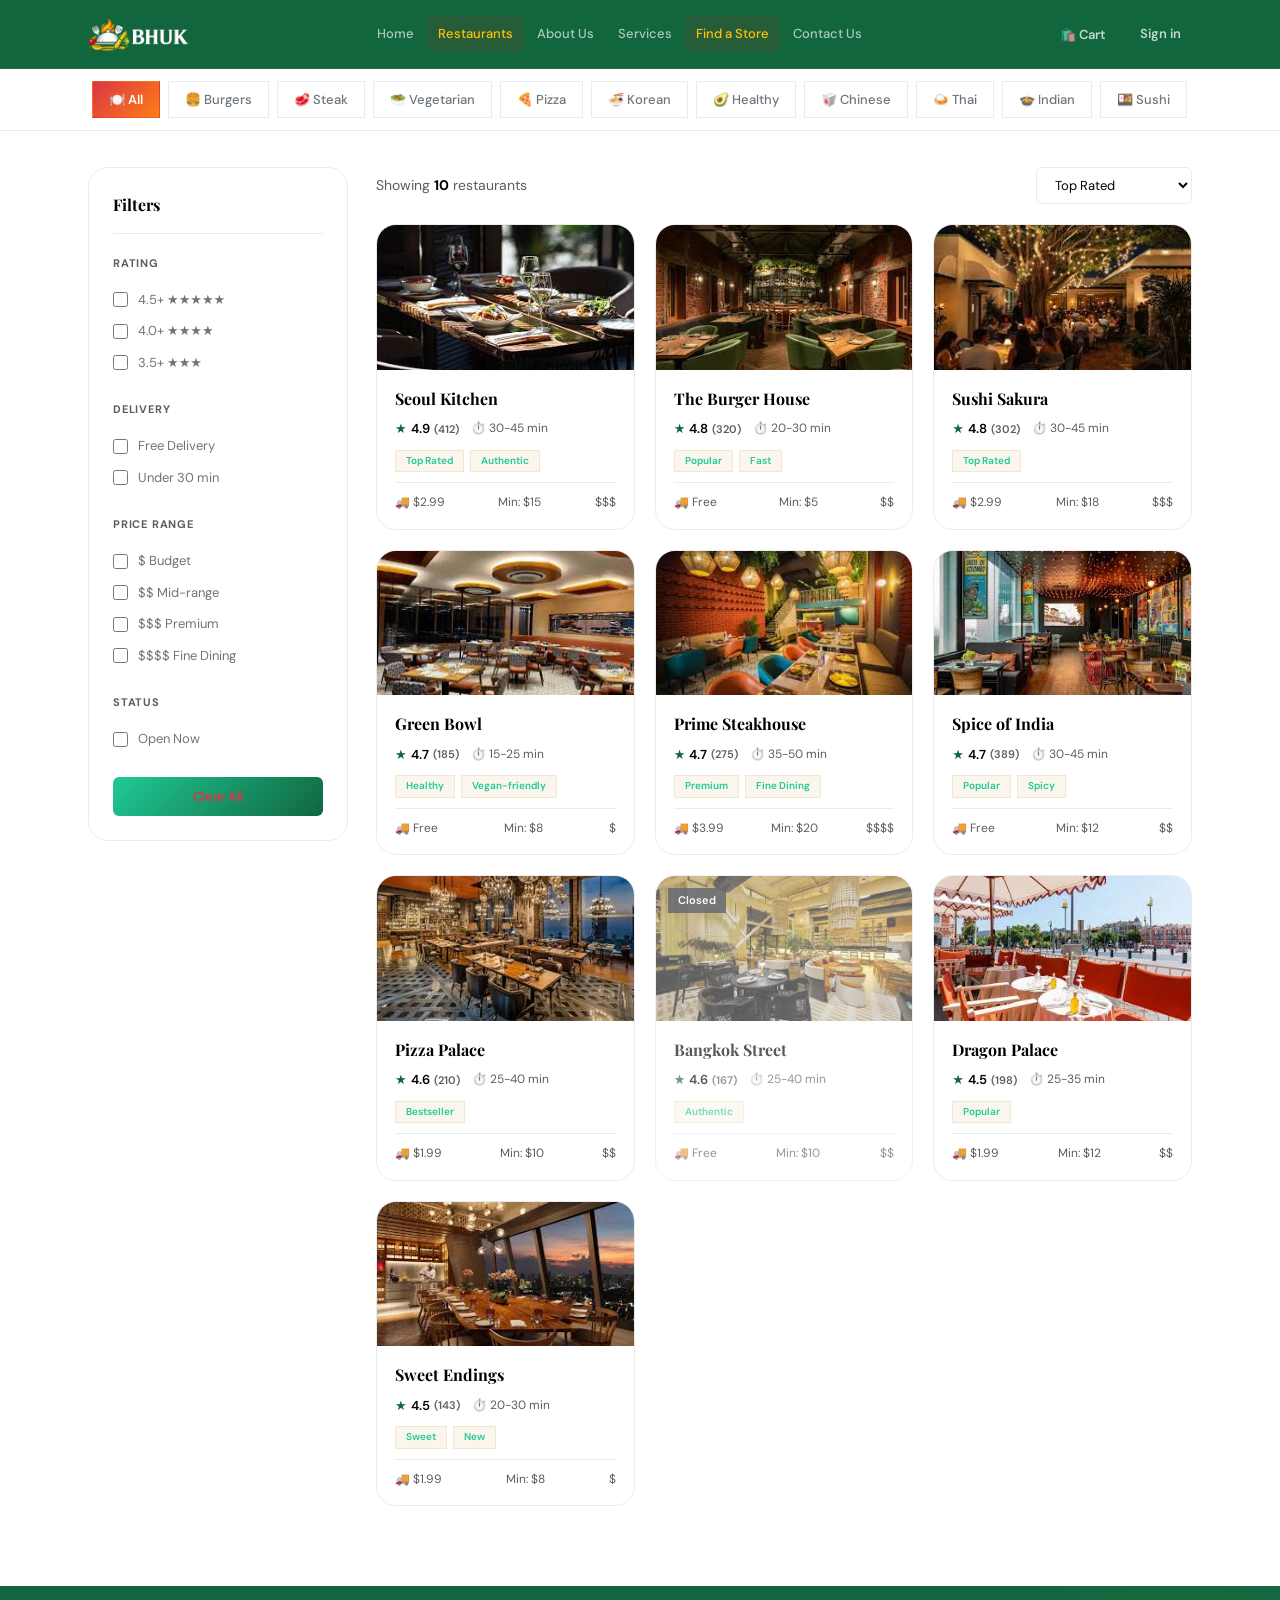
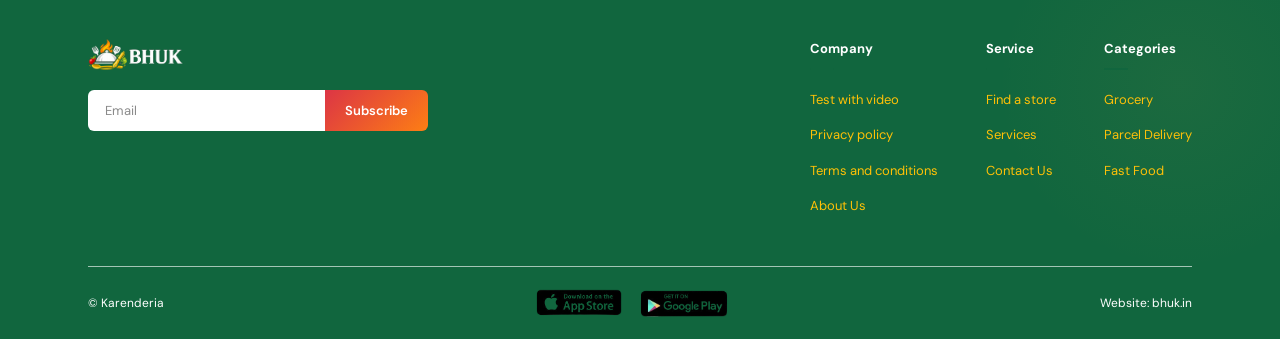
<file: restaurants.html>
<!DOCTYPE html>
<html lang="en">
<head>
  <meta charset="UTF-8"><meta name="viewport" content="width=device-width,initial-scale=1.0">
  <title>Restaurants — Bhuk.in</title>
  <link rel="preconnect" href="https://fonts.googleapis.com">
  <link href="https://fonts.googleapis.com/css2?family=Playfair+Display:ital,wght@0,400;0,600;0,700;0,800&family=DM+Sans:wght@300;400;500;600;700&family=DM+Mono:wght@400;500&display=swap" rel="stylesheet">
  <link rel="stylesheet" href="css/style.css">
  <style>
    body{background:var(--cream)}
    .page-layout{display:grid;grid-template-columns:260px 1fr;gap:28px;padding:36px 0 80px;align-items:start}
    .toolbar{display:flex;align-items:center;justify-content:space-between;margin-bottom:20px;flex-wrap:wrap;gap:12px}
    .results-count{font-size:14px;color:var(--text-light)}
    .results-count strong{color:var(--text-dark);font-weight:700}
    .sort-select{padding:8px 14px;border:1.5px solid var(--gray-200);border-radius:var(--radius-sm);font-size:13px;color:var(--text-dark);background:var(--white);outline:none;cursor:pointer}
    .sort-select:focus{border-color:var(--gold)}
    .restaurants-grid{display:grid;grid-template-columns:repeat(3,1fr);gap:20px}
    @media(max-width:1000px){.page-layout{grid-template-columns:1fr}.filter-box{display:none}.restaurants-grid{grid-template-columns:1fr 1fr}}
    @media(max-width:560px){.restaurants-grid{grid-template-columns:1fr}}
  </style>
</head>
<body>
<div id="navbar-placeholder"></div>

<div class="cuisine-strip">
  <div class="container">
    <div class="cuisine-strip-inner" id="cuisine-strip"></div>
  </div>
</div>

<div class="container">
  <div class="page-layout">
    <aside class="filter-box">
      <div class="filter-box-title">Filters</div>
      <div class="filter-group">
        <div class="filter-group-title">Rating</div>
        <label class="filter-opt"><input type="checkbox" value="4.5" onchange="applyFilters()"><label>4.5+ ★★★★★</label></label>
        <label class="filter-opt"><input type="checkbox" value="4"   onchange="applyFilters()"><label>4.0+ ★★★★</label></label>
        <label class="filter-opt"><input type="checkbox" value="3.5" onchange="applyFilters()"><label>3.5+ ★★★</label></label>
      </div>
      <div class="filter-group">
        <div class="filter-group-title">Delivery</div>
        <label class="filter-opt"><input type="checkbox" value="free" onchange="applyFilters()"><label>Free Delivery</label></label>
        <label class="filter-opt"><input type="checkbox" value="fast" onchange="applyFilters()"><label>Under 30 min</label></label>
      </div>
      <div class="filter-group">
        <div class="filter-group-title">Price Range</div>
        <label class="filter-opt"><input type="checkbox" value="$"    onchange="applyFilters()"><label>$ Budget</label></label>
        <label class="filter-opt"><input type="checkbox" value="$$"   onchange="applyFilters()"><label>$$ Mid-range</label></label>
        <label class="filter-opt"><input type="checkbox" value="$$$"  onchange="applyFilters()"><label>$$$ Premium</label></label>
        <label class="filter-opt"><input type="checkbox" value="$$$$" onchange="applyFilters()"><label>$$$$ Fine Dining</label></label>
      </div>
      <div class="filter-group">
        <div class="filter-group-title">Status</div>
        <label class="filter-opt"><input type="checkbox" value="open" onchange="applyFilters()"><label>Open Now</label></label>
      </div>
      <button class="filter-apply" onclick="clearFilters()">Clear All</button>
    </aside>
    <div>
      <div class="toolbar">
        <div class="results-count" id="results-count">Loading...</div>
        <select class="sort-select" onchange="sortBy=this.value;applyFilters()">
          <option value="rating">Top Rated</option>
          <option value="fast">Fastest Delivery</option>
          <option value="price_low">Price: Low to High</option>
          <option value="price_high">Price: High to Low</option>
        </select>
      </div>
      <div class="restaurants-grid" id="rest-grid"></div>
    </div>
  </div>
</div>

<div id="footer-placeholder"></div>
<script src="data/data.js"></script>
<script src="js/main.js"></script>
<script>
  let activeCuisine='all', sortBy='rating';
  document.addEventListener('DOMContentLoaded',()=>{
    const params=new URLSearchParams(location.search);
    activeCuisine=params.get('cuisine')||'all';
    buildStrip(); applyFilters(); setTimeout(initReveal,60);
  });

  function buildStrip(){
    const s=document.getElementById('cuisine-strip');
    s.innerHTML=`<a href="restaurants.html" class="cuisine-pill ${activeCuisine==='all'?'active':''}">🍽️ All</a>`
      +BHUK.cuisines.map(c=>`<a href="restaurants.html?cuisine=${c.id}" class="cuisine-pill ${activeCuisine===c.id?'active':''}">${c.icon} ${c.name}</a>`).join('');
  }

  function getFiltered(){
    let data=BHUK.restaurants;
    if(activeCuisine!=='all') data=data.filter(r=>r.cuisine.includes(activeCuisine));
    const rChecked=[...document.querySelectorAll('.filter-opt input[value="4.5"],.filter-opt input[value="4"],.filter-opt input[value="3.5"]')].filter(i=>i.checked).map(i=>parseFloat(i.value));
    if(rChecked.length){ const m=Math.min(...rChecked); data=data.filter(r=>r.rating>=m); }
    if(document.querySelector('.filter-opt input[value="free"]')?.checked) data=data.filter(r=>r.delivery_fee==='Free');
    if(document.querySelector('.filter-opt input[value="fast"]')?.checked) data=data.filter(r=>parseInt(r.delivery_time)<=30);
    const pChecked=[...document.querySelectorAll('.filter-opt input[value="$"],.filter-opt input[value="$$"],.filter-opt input[value="$$$"],.filter-opt input[value="$$$$"]')].filter(i=>i.checked).map(i=>i.value);
    if(pChecked.length) data=data.filter(r=>pChecked.includes(r.price_range));
    if(document.querySelector('.filter-opt input[value="open"]')?.checked) data=data.filter(r=>r.open);
    if(sortBy==='rating') data=[...data].sort((a,b)=>b.rating-a.rating);
    else if(sortBy==='fast') data=[...data].sort((a,b)=>parseInt(a.delivery_time)-parseInt(b.delivery_time));
    else if(sortBy==='price_low') data=[...data].sort((a,b)=>a.price_range.length-b.price_range.length);
    else if(sortBy==='price_high') data=[...data].sort((a,b)=>b.price_range.length-a.price_range.length);
    return data;
  }

  function applyFilters(){
    const data=getFiltered();
    const c=BHUK.cuisines.find(c=>c.id===activeCuisine);
    const rc=document.getElementById('results-count');
    rc.innerHTML = c&&activeCuisine!=='all'
      ? `<strong style="color:var(--gold-dark)">${c.name}</strong> &nbsp;·&nbsp; <strong>${data.length}</strong> restaurant${data.length!==1?'s':''}`
      : `Showing <strong>${data.length}</strong> restaurant${data.length!==1?'s':''}`;
    const grid=document.getElementById('rest-grid');
    if(!data.length){
      grid.innerHTML=`<div style="grid-column:1/-1;padding:80px 20px;text-align:center">
        <div style="font-family:var(--ff-display);font-size:26px;font-weight:700;color:var(--text-dark);margin-bottom:8px">${c?c.name:'Results'}</div>
        <div style="font-size:18px;color:var(--text-mid);margin-bottom:8px">0 Result(s)</div>
        <p style="font-size:14px;color:var(--text-light)">No available restaurant with your selected filters.</p>
        <a href="restaurants.html" class="btn btn-gold" style="margin-top:22px;display:inline-flex">View All</a>
      </div>`; return;
    }
    grid.innerHTML=data.map((r,i)=>`
      <a href="restaurant-detail.html?id=${r.id}" class="restaurant-card ${r.open?'':'closed'}">
        ${!r.open?'<div class="rest-closed-badge">Closed</div>':''}
        <img class="rest-img" src="${r.img}" alt="${r.name}" onerror="this.src='https://placehold.co/400x225/F0EBE0/9A7430?text=${encodeURIComponent(r.name)}'">
        <div class="rest-body">
          <div class="rest-name">${r.name}</div>
          <div class="rest-meta">
            <span class="rest-rating"><span class="star">★</span> ${r.rating} <span class="rest-reviews">(${r.reviews})</span></span>
            <span class="rest-time">⏱️ ${r.delivery_time}</span>
          </div>
          <div class="rest-tags">${r.tags.map(t=>`<span class="rest-tag">${t}</span>`).join('')}</div>
          <div class="rest-footer"><span>🚚 ${r.delivery_fee}</span><span>Min: ${r.min_order}</span><span>${r.price_range}</span></div>
        </div>
      </a>`).join('');
    setTimeout(initReveal,50);
  }

  function clearFilters(){
    document.querySelectorAll('.filter-opt input').forEach(i=>i.checked=false);
    applyFilters();
  }
</script>
</body></html>
</file>
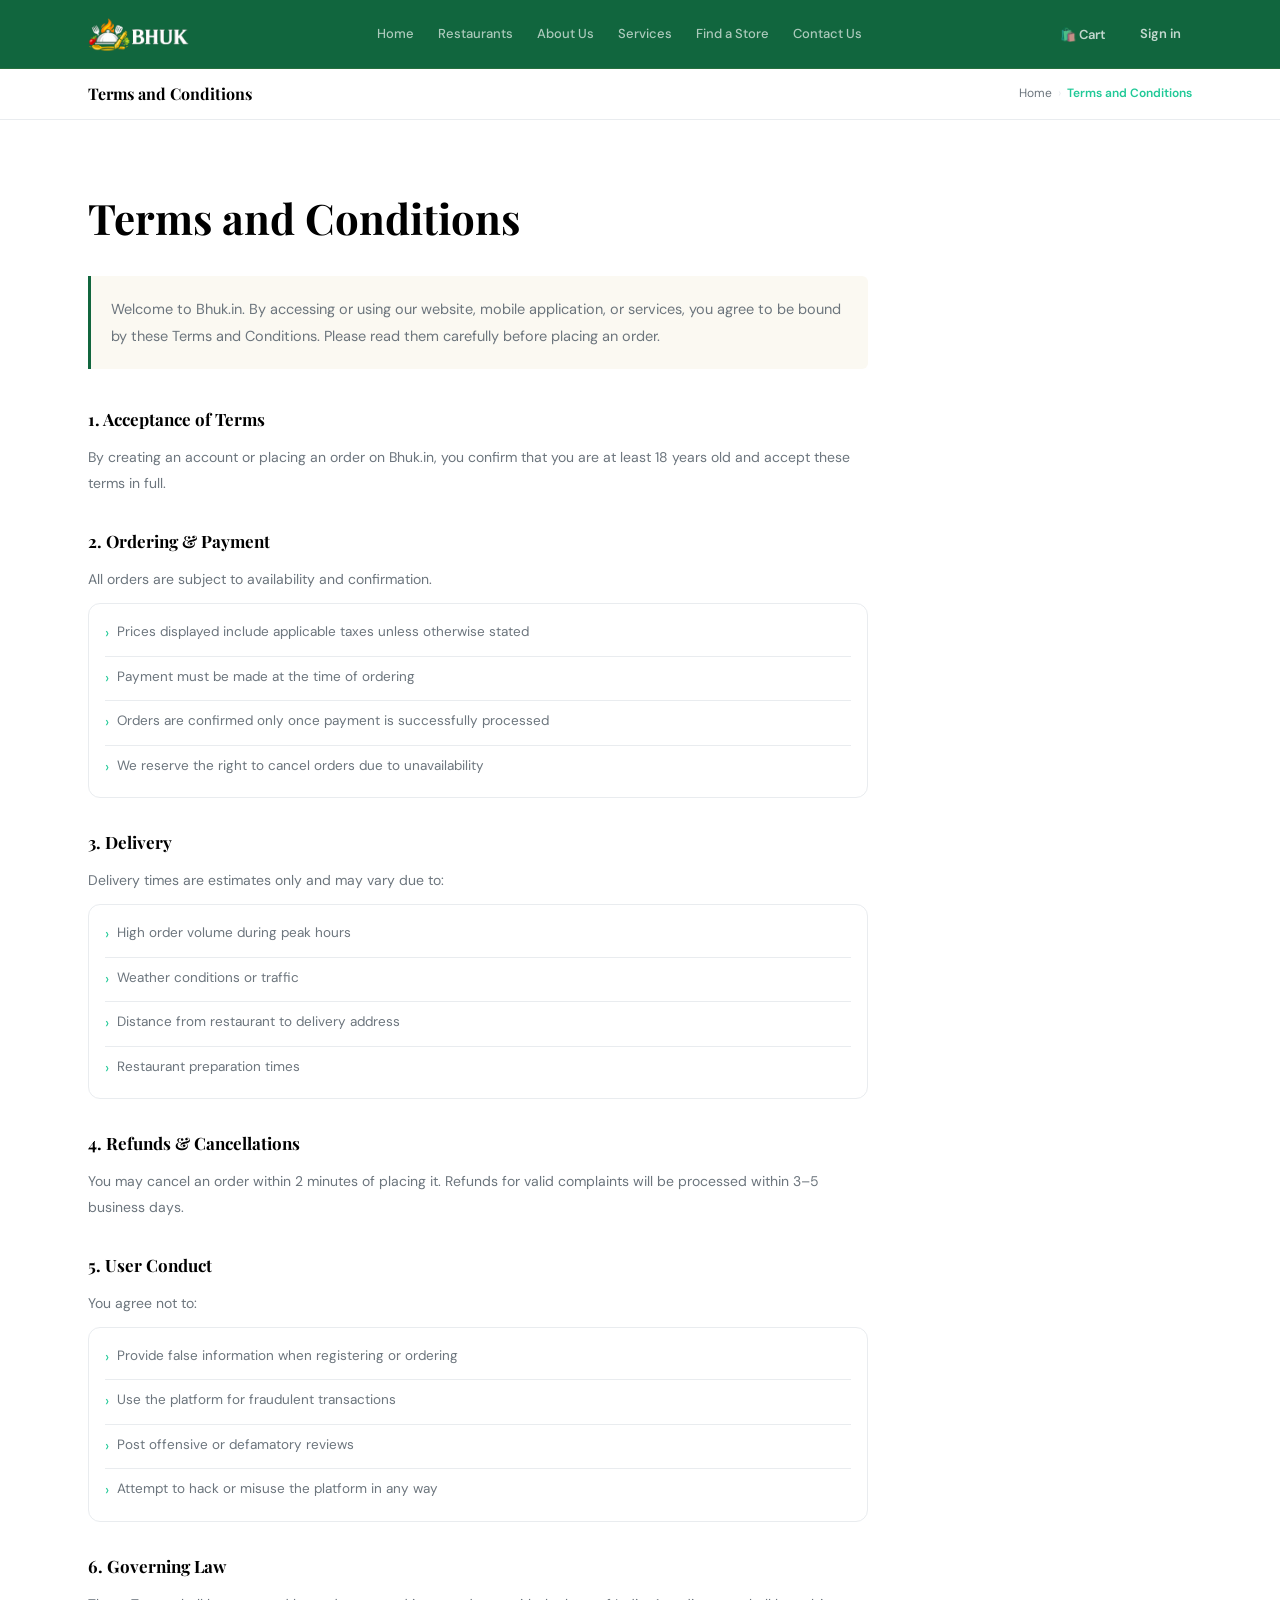
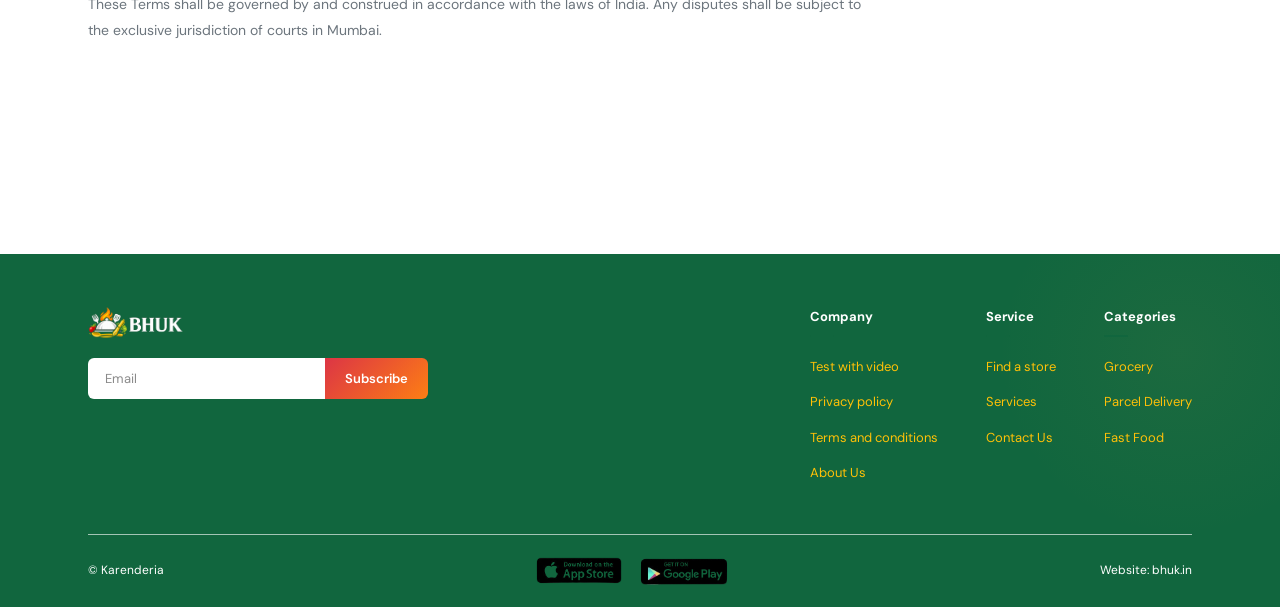
<file: terms.html>
<!DOCTYPE html>
<html lang="en">
<head>
  <meta charset="UTF-8"><meta name="viewport" content="width=device-width,initial-scale=1.0">
  <title>Terms and Conditions — Bhuk.in</title>
  <link rel="preconnect" href="https://fonts.googleapis.com">
  <link href="https://fonts.googleapis.com/css2?family=Playfair+Display:ital,wght@0,400;0,600;0,700;0,800&family=DM+Sans:wght@300;400;500;600;700&family=DM+Mono:wght@400;500&display=swap" rel="stylesheet">
  <link rel="stylesheet" href="css/style.css">
</head>
<body>
<div id="navbar-placeholder"></div>
<div class="page-hbar"><div class="container"><div class="page-hbar-inner"><div class="page-hbar-title">Terms and Conditions</div><div class="breadcrumb"><a href="index.html">Home</a><span class="sep">›</span><span class="cur">Terms and Conditions</span></div></div></div></div>
<div style="background:var(--cream);padding:0 0 80px"><div class="container"><div id="tc" class="reveal"></div></div></div>
<div id="footer-placeholder"></div>
<script src="data/data.js"></script><script src="js/main.js"></script>
<script>document.addEventListener('DOMContentLoaded',()=>{renderPolicy(BHUK.terms,'tc');setTimeout(initReveal,60);});</script>
</body></html>
</file>
<file: css/style.css>
/* ============================================================
   BHUK.IN — Global CSS
   Colors: Exact Advocate palette (Navy + Gold)
   Structure: Food ordering marketplace
============================================================ */
*,*::before,*::after{margin:0;padding:0;box-sizing:border-box}
html{scroll-behavior:smooth;font-size:16px}
body{font-family:var(--ff-body);color:var(--text-dark);background:var(--cream);line-height:1.65;overflow-x:hidden}
img{max-width:100%;display:block;height:auto}
a{text-decoration:none;color:inherit}
ul{list-style:none}
button{cursor:pointer;font-family:var(--ff-body)}
input,textarea,select{font-family:var(--ff-body)}

/* ── EXACT ADVOCATE VARIABLES ───────────────────────────── */
:root {
 /* Primary Action Colors (Appetite Stimulants) */
  --gold:        #11663e; /* bs-orange: High energy for buttons/CTAs */
  --gold-light:  #198754; /* bs-yellow: For highlights and star ratings */
  --gold-dark:   #20c997; /* bs-red: For alerts, prices, or "Hot" items */

  /* Deep Backgrounds & Headers */
  --navy:        #dc3545; /* bs-black: Sleek, high-end look for nav/footers */
  --navy-mid:    #ffc107; /* bs-green: Used for "Fresh" or "Vegetarian" badges */
  --navy-soft:   #fd7e14; /* bs-teal: Accents for health/organic sections */

  /* Surface & Backgrounds */
  --cream:       #FFFFFF; /* bs-white: Clean canvas for food photography */
  --cream-dark:  #f8f9fa; /* Light Gray: Subtle section backgrounds */
  --white:       #FFFFFF;

  /* Functional Grays & UI Elements */
  --gray-100:    #f8f9fa;
  --gray-200:    #e9ecef;
  --gray-500:    #adb5bd;
  --gray-700:    #495057;

  /* Typography */
  --text-dark:   #000000; /* Main Body Text */
  --text-mid:    #6c757d; /* Secondary Info/Descriptions */
  --text-light:  #5d5d5e; /* Disabled or subtle text */

  /* Extra Food Accents */
  --bs-pink:     #d63384; 
  --bs-cyan:     #0dcaf0;



  --ff-display:  'Playfair Display', Georgia, serif;
  --ff-body:     'DM Sans', system-ui, sans-serif;
  --ff-mono:     'DM Mono', monospace;
  --shadow-sm:   0 2px 8px rgba(10,22,40,0.08);
  --shadow-md:   0 8px 32px rgba(10,22,40,0.12);
  --shadow-lg:   0 24px 64px rgba(10,22,40,0.16);
  --shadow-gold: 0 8px 32px rgba(201,168,76,0.25);
  --radius-sm:   6px;
  --radius-md:   12px;
  --radius-lg:   20px;
  --radius-xl:   32px;
  --transition:  0.3s cubic-bezier(0.4,0,0.2,1);
}

/* ── UTILITIES ──────────────────────────────────────────── */
.container{max-width:1160px;margin:0 auto;padding:0 28px}
.section{padding:90px 0}
.tc{text-align:center}
.tc .s-sub{margin:0 auto}
.tc .s-label{justify-content:center}

.s-label{
  font-family:var(--ff-mono);font-size:11px;font-weight:500;
  letter-spacing:3px;text-transform:uppercase;color:var(--gold);
  display:inline-flex;align-items:center;gap:8px;margin-bottom:12px;
}
.s-label::before{content:'';width:24px;height:2px;background:var(--gold);flex-shrink:0}

.s-title{
  font-family:var(--ff-display);font-size:clamp(26px,4vw,46px);
  font-weight:700;color:var(--text-dark);line-height:1.18;margin-bottom:14px;
}
.s-title .hi{color:var(--gold)}
.s-title-white{color:var(--white)!important}

.s-sub{font-size:15px;color:var(--text-light);line-height:1.75;max-width:540px}
.s-divider{width:48px;height:3px;background:linear-gradient(90deg,var(--gold-dark),var(--gold-light));border-radius:2px;margin:14px 0 26px}
.tc .s-divider{margin:14px auto 26px}

/* ── BUTTONS ────────────────────────────────────────────── */
.btn{
  display:inline-flex;align-items:center;justify-content:center;gap:8px;
  padding:13px 28px;border-radius:var(--radius-sm);border:none;
  font-family:var(--ff-body);font-size:14px;font-weight:600;
  letter-spacing:.3px;transition:var(--transition);cursor:pointer;
}
.btn-gold{
  background:linear-gradient(135deg,var(--gold-dark),var(--gold),var(--gold-light));
  color:var(--white);box-shadow:var(--shadow-gold);
}
.btn-gold:hover{transform:translateY(-3px);box-shadow:0 14px 40px rgba(22, 196, 37, 0.45)}
.btn-navy{background:var(--navy);color:var(--white)}
.btn-navy:hover{background:var(--navy-soft);transform:translateY(-2px);box-shadow:var(--shadow-md)}
.btn-outline{background:transparent;border:1.5px solid var(--gold);color:var(--gold-dark)}
.btn-outline:hover{background:var(--gold);color:var(--white)}
.btn-outline-navy{background:transparent;border:1.5px solid var(--navy);color:var(--navy)}
.btn-outline-navy:hover{background:var(--navy);color:var(--white)}
.btn-white{background:var(--white);color:var(--text-dark);box-shadow:var(--shadow-md)}
.btn-white:hover{transform:translateY(-2px);box-shadow:var(--shadow-lg)}
.btn-ghost{background:rgba(255,255,255,.12);border:1.5px solid rgba(255,255,255,.3);color:var(--white)}
.btn-ghost:hover{background:rgba(255,255,255,.22)}

/* ── ANIMATIONS ─────────────────────────────────────────── */
.reveal{opacity:0;transform:translateY(32px);transition:opacity .65s ease,transform .65s ease}
.reveal.vis{opacity:1;transform:none}
.reveal-left{opacity:0;transform:translateX(-40px);transition:opacity .7s ease,transform .7s ease}
.reveal-left.vis{opacity:1;transform:none}
.reveal-right{opacity:0;transform:translateX(40px);transition:opacity .7s ease,transform .7s ease}
.reveal-right.vis{opacity:1;transform:none}

/* ══════════════════════════════════════════════════════════
   NAVBAR — minimal: Logo | nav links | Cart | Sign in
══════════════════════════════════════════════════════════ */
.navbar{
  position:sticky;top:0;z-index:1000;
  background: var(--gold);
  backdrop-filter:blur(20px);-webkit-backdrop-filter:blur(20px);
  border-bottom:1px solid rgba(201,168,76,.12);
  transition:var(--transition);
}
.nav-inner{height:68px;display:flex;align-items:center;justify-content:space-between;gap:16px}

.nav-logo{display:flex;align-items:center;gap:10px;flex-shrink:0}
.nav-logo-img{height:34px;object-fit:contain;border-radius:6px}
.nav-logo-text{font-family:var(--ff-display);font-size:20px;font-weight:700;color:var(--white)}
.nav-logo-text span{color:var(--gold)}

.nav-links{display:flex;align-items:center;gap:2px;flex:1;justify-content:center}
.nav-links a{
  font-size:13px;font-weight:500;color:rgba(255,255,255,.65);
  padding:7px 11px;border-radius:var(--radius-sm);transition:var(--transition);
  white-space:nowrap;
}
.nav-links a:hover,.nav-links a.active{color:var(--navy-mid);background:rgba(226, 11, 3, 0.1)}

.nav-right{display:flex;align-items:center;gap:12px;flex-shrink:0}

.nav-cart-btn{
  display:flex;align-items:center;gap:7px;
  font-size:13px;font-weight:600;color:rgba(255,255,255,.75);
  background:none;border:none;cursor:pointer;transition:var(--transition);
  position:relative;padding:7px 11px;border-radius:var(--radius-sm);
}
.nav-cart-btn:hover{color:var(--gold-light);background:rgba(201,168,76,.1)}

.cart-count{
  position:absolute;top:-2px;right:-2px;
  width:17px;height:17px;border-radius:50%;
  background:var(--gold);color:var(--navy);
  font-size:9px;font-weight:700;
  display:flex;align-items:center;justify-content:center;
}

.nav-signin{
  font-size:13px;font-weight:600;color:rgba(255,255,255,.75);
  padding:7px 11px;border-radius:var(--radius-sm);transition:var(--transition);
}
.nav-signin:hover{color:var(--gold-light);background:rgba(201,168,76,.1)}

/* Hamburger */
.hamburger{
  display:none;flex-direction:column;gap:5px;
  background:none;border:none;padding:8px;border-radius:var(--radius-sm);
}
.hamburger span{display:block;width:22px;height:2px;background:var(--white);border-radius:2px;transition:var(--transition)}
.hamburger.open span:nth-child(1){transform:rotate(45deg) translate(5px,5px)}
.hamburger.open span:nth-child(2){opacity:0}
.hamburger.open span:nth-child(3){transform:rotate(-45deg) translate(5px,-5px)}

.mobile-menu{
  display:none;position:fixed;top:68px;left:0;right:0;
  background:rgba(10,22,40,.99);backdrop-filter:blur(20px);
  border-bottom:1px solid rgba(201,168,76,.12);
  padding:16px 28px 24px;z-index:999;flex-direction:column;gap:4px;
}
.mobile-menu.open{display:flex}
.mobile-menu a{
  font-size:14px;font-weight:500;color:rgba(255,255,255,.72);
  padding:10px 14px;border-radius:var(--radius-sm);transition:var(--transition);
  border-bottom:1px solid rgba(255,255,255,.04);
}
.mobile-menu a:hover{color:var(--gold-light);background:rgba(201,168,76,.08)}
.mobile-menu-actions{display:flex;gap:10px;margin-top:14px;padding-top:14px;border-top:1px solid rgba(255,255,255,.07)}
.mobile-menu-actions .btn{flex:1;justify-content:center;font-size:13px;padding:11px}

/* ── HERO ───────────────────────────────────────────────── */
.hero{
  background:var(--white);overflow:hidden;
  position:relative;min-height:300px;
  display:flex;align-items:center;
}
.hero-img-left,.hero-img-right{
  position:absolute;top:0;bottom:0;width:260px;
  object-fit:cover;pointer-events:none;
}
.hero-img-left{left:0}
.hero-img-right{right:0}
.hero-inner{
  display:flex;align-items:center;justify-content:center;
  position:relative;z-index:2;padding:56px 0 48px;
  text-align:center;width:100%;
}
.hero-content{position:relative;z-index:3;max-width:580px}
.hero-title{
  font-family:var(--ff-display);font-size:clamp(26px,4vw,48px);
  font-weight:700;color:var(--text-dark);margin-bottom:28px;line-height:1.2;
}

/* Search bar */
.hero-search{
  display:flex;background:var(--white);
  border:1.5px solid var(--gray-200);
  border-radius:var(--radius-sm);overflow:hidden;
  box-shadow:var(--shadow-md);max-width:520px;margin:0 auto;
  transition:var(--transition);
}
.hero-search:focus-within{border-color:var(--gold);box-shadow:0 0 0 3px rgba(201,168,76,.1),var(--shadow-md)}
.hero-search-input{
  flex:1;padding:14px 18px;border:none;outline:none;
  font-size:14px;color:var(--text-dark);background:transparent;
}
.hero-search-input::placeholder{color:var(--text-light)}
.hero-search-loc{
  background:none;border:none;padding:0 12px;
  color:var(--text-light);cursor:pointer;font-size:18px;transition:var(--transition);
}
.hero-search-loc:hover{color:var(--gold-dark)}
.hero-search-btn{
  background:linear-gradient(135deg,var(--navy),var(--navy-soft));
  border:none;padding:0 20px;color:var(--white);
  font-size:18px;font-weight:700;cursor:pointer;transition:var(--transition);
  display:flex;align-items:center;justify-content:center;
}
.hero-search-btn:hover{background:linear-gradient(135deg,var(--gold),var(--gold-light));transform:none}

/* Decorative dots */
.hero-dot{position:absolute;border-radius:50%;pointer-events:none}

/* ── CUISINES CAROUSEL ──────────────────────────────────── */
.cuisines-section{padding:48px 0;background:var(--white);border-bottom:1px solid var(--gray-200)}
.cuisines-title{
  font-family:var(--ff-display);font-size:22px;font-weight:700;
  color:var(--text-dark);text-align:center;margin-bottom:26px;
}
.cuisines-track-wrap{position:relative}
.cuisines-track{
  display:flex;gap:14px;overflow-x:auto;scrollbar-width:none;
  padding:6px 4px;scroll-behavior:smooth;
}
.cuisines-track::-webkit-scrollbar{display:none}

.cuisine-chip{
  flex-shrink:0;display:flex;flex-direction:column;align-items:center;gap:8px;
  cursor:pointer;transition:var(--transition);text-decoration:none;padding:4px;
}
.cuisine-chip-circle{
  width:78px;height:78px;border-radius:50%;
  background:var(--gray-100);border:2px solid var(--gray-200);
  display:flex;align-items:center;justify-content:center;
  font-size:30px;overflow:hidden;transition:var(--transition);
}
.cuisine-chip-circle img{width:100%;height:100%;object-fit:cover}
.cuisine-chip:hover .cuisine-chip-circle,
.cuisine-chip.active .cuisine-chip-circle{
  border-color:var(--gold);box-shadow:0 0 0 3px rgba(201,168,76,.15);
  background:var(--white);
}
.cuisine-chip-label{
  font-size:12px;font-weight:500;color:var(--text-mid);
  text-align:center;white-space:nowrap;
}
.cuisine-chip:hover .cuisine-chip-label,
.cuisine-chip.active .cuisine-chip-label{color:var(--gold-dark);font-weight:600}

.carousel-arrow{
  position:absolute;top:50%;transform:translateY(-50%);
  width:34px;height:34px;border-radius:50%;
  background:var(--white);border:1px solid var(--gray-200);
  box-shadow:var(--shadow-sm);cursor:pointer;
  display:flex;align-items:center;justify-content:center;
  font-size:13px;color:var(--text-dark);transition:var(--transition);z-index:10;
}
.carousel-arrow:hover{background:var(--navy);color:var(--white);border-color:var(--navy)}
.carousel-arrow.prev{left:-14px}
.carousel-arrow.next{right:-14px}

/* ── JOIN SECTION ───────────────────────────────────────── */
.join-section{padding:80px 0;background:var(--white)}
.join-title{
  font-family:var(--ff-display);font-size:clamp(22px,3.5vw,36px);
  font-weight:700;text-align:center;margin-bottom:44px;color:var(--text-dark);
}
.join-title .hi{color:var(--gold)}

.join-grid{display:grid;grid-template-columns:repeat(3,1fr);gap:24px}

.join-card{
  border:1px solid var(--gray-200);border-radius:var(--radius-lg);
  overflow:hidden;transition:var(--transition);background:var(--white);
  position:relative;
}
.join-card::before{
  content:'';position:absolute;top:0;left:0;right:0;height:3px;
  background:linear-gradient(90deg,var(--gold-dark),var(--gold-light));
  transform:scaleX(0);transform-origin:left;transition:var(--transition);
}
.join-card:hover{transform:translateY(-7px);box-shadow:var(--shadow-lg);border-color:rgba(201,168,76,.25)}
.join-card:hover::before{transform:scaleX(1)}
.join-card-img{width:100%;aspect-ratio:16/9;object-fit:cover;background:var(--gray-100)}
.join-card-body{padding:22px 24px 26px}
.join-card-title{font-family:var(--ff-display);font-size:16px;font-weight:700;color:var(--text-dark);margin-bottom:8px}
.join-card-desc{font-size:13px;color:var(--text-light);line-height:1.65;margin-bottom:18px}
.join-card-btn{
  display:block;width:100%;padding:11px;text-align:center;
  border:1.5px solid var(--gold);border-radius:var(--radius-sm);
  font-size:13px;font-weight:600;color:var(--gold-dark);
  background:transparent;cursor:pointer;transition:var(--transition);
}
.join-card-btn:hover{background:linear-gradient(135deg,var(--gold-dark),var(--gold));color:var(--white);border-color:transparent}

/* ── APP SECTION ────────────────────────────────────────── */
.app-section{background:var(--cream-dark);padding:80px 0}
.app-inner{display:grid;grid-template-columns:1fr auto 1fr;gap:40px;align-items:center}
.app-phone{max-height:360px;margin:0 auto;filter:drop-shadow(0 24px 40px rgba(10,22,40,.2))}
.app-label{font-family:var(--ff-mono);font-size:11px;letter-spacing:2px;text-transform:uppercase;color:var(--gold-dark);margin-bottom:8px;font-weight:500}
.app-title{font-family:var(--ff-display);font-size:clamp(28px,4vw,44px);font-weight:700;color:var(--text-dark);margin-bottom:14px}
.app-desc{font-size:14px;color:var(--text-light);line-height:1.75;margin-bottom:24px}
.app-badges{display:flex;gap:12px;flex-wrap:wrap}
.app-badge{transition:var(--transition)}
.app-badge:hover{transform:translateY(-3px)}
.app-badge img{height:44px;border-radius:var(--radius-sm);box-shadow:var(--shadow-sm)}
.app-right .app-label,.app-right .app-title{text-align:right}
.app-right .app-badges{justify-content:flex-end}

/* ── SLIDER ────────────────────────────────────── */

/* BEST SLIDER */
.best-section {
  padding: 50px 0;
}

.best-title {
  font-size: 20px;
  font-weight: 700;
  margin-bottom: 20px;
}

.best-slider {
  display: flex;
  gap: 16px;
  overflow-x: auto;
}

.best-slider::-webkit-scrollbar {
  display: none;
}

.best-card {
  min-width: 260px;
  border: 1px solid #eee;
  border-radius: 12px;
  overflow: hidden;
  background: #fff;
}

.best-img-wrap {
  height: 150px;
}

.best-img-wrap img {
  width: 100%;
  height: 100%;
  object-fit: cover;
}

.best-body {
  padding: 10px;
}

.best-name {
  font-weight: 700;
}

.best-cuisine {
  font-size: 12px;
  color: gray;
}

.best-rating {
  font-size: 12px;
  color: green;
}

.best-arrow {
  position: absolute;
  top: 50%;
  transform: translateY(-50%);
  width: 30px;
  height: 30px;
  border-radius: 50%;
  background: #fff;
  border: 1px solid #ddd;
}

.best-arrow.prev {
  left: -10px;
}

.best-arrow.next {
  right: -10px;
}

/* FOOD SLIDER */
.food-section {
  padding: 50px 0;
}

.food-title {
  font-size: 20px;
  font-weight: 700;
  margin-bottom: 20px;
}

.food-slider {
  display: flex;
  gap: 16px;
  overflow-x: auto;
}

.food-slider::-webkit-scrollbar {
  display: none;
}

/* CARD */
.food-card {
  min-width: 280px;
  border: 1px solid #eee;
  border-radius: 12px;
  overflow: hidden;
  background: #fff;
  transition: 0.3s;
}

.food-card:hover {
  transform: translateY(-5px);
}

/* IMAGE */
.food-img-wrap {
  height: 160px;
}

.food-img-wrap img {
  width: 100%;
  height: 100%;
  object-fit: cover;
}

/* BODY */
.food-body {
  padding: 12px;
}

.food-name {
  font-weight: 700;
  font-size: 14px;
}

.food-desc {
  font-size: 12px;
  color: gray;
  margin: 6px 0;
}

/* BOTTOM */
.food-bottom {
  display: flex;
  justify-content: space-between;
  align-items: center;
}

.food-price {
  font-weight: 700;
}

/* BUTTON */
.food-add {
  background: #20c997;
  color: #fff;
  border: none;
  padding: 6px 12px;
  border-radius: 20px;
  cursor: pointer;
}

/* ARROWS */
.food-arrow {
  position: absolute;
  top: 50%;
  transform: translateY(-50%);
  width: 30px;
  height: 30px;
  border-radius: 50%;
  background: #fff;
  border: 1px solid #ddd;
}

.food-arrow.prev {
  left: -10px;
}

.food-arrow.next {
  right: -10px;
} 

/* ── RESTAURANT CARD ────────────────────────────────────── */
.restaurant-card{
  background:var(--white);border:1px solid var(--gray-200);
  border-radius:var(--radius-lg);overflow:hidden;transition:var(--transition);
  position:relative;text-decoration:none;display:block;
}
.restaurant-card::before{
  content:'';position:absolute;top:0;left:0;right:0;height:3px;
  background:linear-gradient(90deg,var(--gold-dark),var(--gold-light));
  transform:scaleX(0);transform-origin:left;transition:var(--transition);
}
.restaurant-card:hover{transform:translateY(-5px);box-shadow:var(--shadow-lg);border-color:rgba(201,168,76,.2)}
.restaurant-card:hover::before{transform:scaleX(1)}
.restaurant-card.closed{opacity:.65}
.rest-img{width:100%;aspect-ratio:16/9;object-fit:cover;background:var(--gray-100)}
.rest-closed-badge{
  position:absolute;top:12px;left:12px;
  background:rgba(10,22,40,.8);color:var(--white);
  font-size:11px;font-weight:600;padding:3px 10px;border-radius:var(--radius-full);
}
.rest-body{padding:16px 18px}
.rest-name{font-family:var(--ff-display);font-size:16px;font-weight:700;color:var(--text-dark);margin-bottom:6px}
.rest-meta{display:flex;align-items:center;gap:12px;margin-bottom:10px;flex-wrap:wrap}
.rest-rating{display:flex;align-items:center;gap:4px;font-size:13px;font-weight:600;color:var(--text-dark)}
.rest-rating .star{color:var(--gold)}
.rest-reviews{font-size:11px;color:var(--text-light)}
.rest-time{font-size:12px;color:var(--text-light);display:flex;align-items:center;gap:4px}
.rest-tags{display:flex;gap:6px;flex-wrap:wrap;margin-bottom:10px}
.rest-tag{
  padding:2px 10px;border-radius:var(--radius-full);
  font-size:10px;font-weight:600;color:var(--gold-dark);
  background:rgba(201,168,76,.1);border:1px solid rgba(201,168,76,.2);
}
.rest-footer{
  display:flex;align-items:center;justify-content:space-between;
  padding-top:10px;border-top:1px solid var(--gray-200);
  font-size:12px;color:var(--text-light);
}

/* ── CUISINE FILTER PILLS (restaurants page) ────────────── */
.cuisine-strip{
  background:var(--white);border-bottom:1px solid var(--gray-200);
  position:sticky;top:68px;z-index:99;
}
.cuisine-strip-inner{
  display:flex;gap:8px;overflow-x:auto;scrollbar-width:none;
  padding:12px 4px;
}
.cuisine-strip-inner::-webkit-scrollbar{display:none}
.cuisine-pill{
  flex-shrink:0;display:flex;align-items:center;gap:6px;
  padding:7px 16px;border-radius:var(--radius-full);
  border:1.5px solid var(--gray-200);background:var(--white);
  font-size:13px;font-weight:500;color:var(--text-mid);
  cursor:pointer;transition:var(--transition);white-space:nowrap;
  text-decoration:none;
}
.cuisine-pill:hover{border-color:var(--gold);color:var(--gold-dark)}
.cuisine-pill.active{
  background:linear-gradient(135deg,var(--navy),var(--navy-soft));
  border-color:transparent;color:var(--white);font-weight:600;
}

/* ── FILTER SIDEBAR ─────────────────────────────────────── */
.filter-box{
  background:var(--white);border:1px solid var(--gray-200);
  border-radius:var(--radius-lg);padding:24px;position:sticky;top:130px;
}
.filter-box-title{font-family:var(--ff-display);font-size:16px;font-weight:700;color:var(--text-dark);margin-bottom:20px;padding-bottom:14px;border-bottom:1px solid var(--gray-200)}
.filter-group{margin-bottom:22px}
.filter-group-title{font-size:11px;font-weight:700;letter-spacing:.8px;text-transform:uppercase;color:var(--text-light);margin-bottom:12px}
.filter-opt{display:flex;align-items:center;gap:10px;padding:5px 0;cursor:pointer}
.filter-opt input{accent-color:var(--gold);width:15px;height:15px}
.filter-opt label{font-size:13px;color:var(--text-mid);cursor:pointer;flex:1}
.filter-apply{
  width:100%;padding:11px;
  background:linear-gradient(135deg,var(--gold-dark),var(--gold));
  border:none;border-radius:var(--radius-sm);
  font-family:var(--ff-body);font-size:13px;font-weight:600;color:var(--navy);
  cursor:pointer;transition:var(--transition);
}
.filter-apply:hover{transform:translateY(-1px);box-shadow:var(--shadow-gold)}

/* ── MENU ITEM ──────────────────────────────────────────── */
.menu-item{
  display:flex;align-items:center;gap:16px;
  background:var(--white);border:1px solid var(--gray-200);
  border-radius:var(--radius-md);padding:16px 18px;transition:var(--transition);
}
.menu-item:hover{border-color:rgba(201,168,76,.3);box-shadow:var(--shadow-sm)}
.menu-item-img{width:80px;height:80px;border-radius:var(--radius-sm);object-fit:cover;flex-shrink:0;background:var(--gray-100)}
.menu-item-info{flex:1}
.menu-item-name{font-family:var(--ff-display);font-size:15px;font-weight:600;color:var(--text-dark);margin-bottom:4px}
.menu-item-desc{font-size:12px;color:var(--text-light);line-height:1.5;margin-bottom:8px;display:-webkit-box;-webkit-line-clamp:2;-webkit-box-orient:vertical;overflow:hidden}
.menu-item-price{font-family:var(--ff-display);font-size:16px;font-weight:700;color:var(--gold-dark)}
.menu-item-add{
  width:34px;height:34px;border-radius:50%;
  background:linear-gradient(135deg,var(--gold-dark),var(--gold));
  border:none;color:var(--white);font-size:20px;
  cursor:pointer;flex-shrink:0;
  display:flex;align-items:center;justify-content:center;
  transition:var(--transition);box-shadow:var(--shadow-gold);
}
.menu-item-add:hover{transform:scale(1.1);box-shadow:0 10px 28px rgba(201,168,76,.5)}
.popular-badge{
  display:inline-block;padding:2px 8px;border-radius:var(--radius-full);
  font-size:10px;font-weight:700;color:var(--white);
  background:var(--navy);margin-bottom:4px;
}

/* ── CART SIDEBAR ───────────────────────────────────────── */
.cart-overlay{
  position:fixed;inset:0;background:rgba(0,0,0,.55);
  z-index:2000;opacity:0;pointer-events:none;transition:opacity .3s ease;
}
.cart-overlay.open{opacity:1;pointer-events:all}
.cart-panel{
  position:fixed;top:0;right:0;bottom:0;width:360px;max-width:100vw;
  background:var(--white);z-index:2001;
  box-shadow:-8px 0 40px rgba(10,22,40,.2);
  display:flex;flex-direction:column;
  transform:translateX(100%);transition:transform .35s cubic-bezier(.4,0,.2,1);
}
.cart-overlay.open .cart-panel{transform:translateX(0)}
.cart-header{
  padding:20px 24px;border-bottom:1px solid var(--gray-200);
  display:flex;align-items:center;justify-content:space-between;
  background:var(--gold);
}
.cart-header-title{font-family:var(--ff-display);font-size:20px;font-weight:700;color:var(--white)}
.cart-close{background:none;border:none;font-size:20px;cursor:pointer;color:rgba(255,255,255,.6);transition:var(--transition)}
.cart-close:hover{color:var(--white)}
.cart-body{flex:1;overflow-y:auto;padding:20px 24px}
.cart-empty{display:flex;flex-direction:column;align-items:center;justify-content:center;height:100%;gap:14px;text-align:center}
.cart-empty-icon{font-size:56px;opacity:.3}
.cart-empty-title{font-family:var(--ff-display);font-size:18px;font-weight:700;color:var(--text-dark)}
.cart-empty-sub{font-size:13px;color:var(--text-light)}
.cart-items{display:flex;flex-direction:column;gap:14px}
.cart-item{display:flex;align-items:center;gap:12px;padding:12px 0;border-bottom:1px solid var(--gray-200)}
.cart-item:last-child{border-bottom:none}
.cart-item-img{width:50px;height:50px;border-radius:var(--radius-sm);object-fit:cover;flex-shrink:0;background:var(--gray-100)}
.cart-item-info{flex:1}
.cart-item-name{font-size:13px;font-weight:600;color:var(--text-dark);margin-bottom:3px}
.cart-item-price{font-size:13px;font-weight:700;color:var(--gold-dark)}
.cart-item-qty{display:flex;align-items:center;gap:8px}
.qty-btn{
  width:26px;height:26px;border-radius:50%;
  border:1.5px solid var(--gray-200);background:var(--white);
  font-size:14px;cursor:pointer;transition:var(--transition);
  display:flex;align-items:center;justify-content:center;color:var(--text-dark);
}
.qty-btn:hover{border-color:var(--gold);color:var(--gold-dark)}
.qty-val{font-size:13px;font-weight:600;color:var(--text-dark);min-width:20px;text-align:center}
.cart-footer{padding:20px 24px;border-top:1px solid var(--gray-200)}
.cart-total-row{display:flex;justify-content:space-between;margin-bottom:16px}
.cart-total-label{font-size:14px;color:var(--text-mid)}
.cart-total-val{font-family:var(--ff-display);font-size:20px;font-weight:700;color:var(--text-dark)}

/* ── FORMS ──────────────────────────────────────────────── */
.form-page{min-height:calc(100vh - 68px);background:var(--cream);display:flex;flex-direction:column}
.form-main{flex:1;display:flex;align-items:center;justify-content:center;padding:60px 20px}
.form-card{
  background:var(--white);border:1px solid var(--gray-200);
  border-radius:var(--radius-xl);padding:44px 48px;
  width:100%;max-width:480px;box-shadow:var(--shadow-lg);
}
.form-title{font-family:var(--ff-display);font-size:28px;font-weight:700;color:var(--text-dark);text-align:center;margin-bottom:32px}
.f-group{margin-bottom:16px;position:relative}
.f-row{display:grid;grid-template-columns:1fr 1fr;gap:14px}
.f-input{
  width:100%;background:var(--gray-100);border:1.5px solid var(--gray-200);
  border-radius:var(--radius-sm);padding:13px 16px;
  font-size:14px;color:var(--text-dark);outline:none;transition:var(--transition);
}
.f-input:focus{border-color:var(--gold);background:var(--white);box-shadow:0 0 0 3px rgba(201,168,76,.1)}
.f-input::placeholder{color:var(--text-light)}
.f-input.has-icon{padding-right:46px}
.f-eye{
  position:absolute;right:14px;top:50%;transform:translateY(-50%);
  background:none;border:none;cursor:pointer;color:var(--text-light);font-size:16px;
}
.f-eye:hover{color:var(--text-dark)}

/* Phone */
.f-phone-wrap{display:flex}
.f-phone-flag{
  display:flex;align-items:center;gap:6px;
  background:var(--gray-100);border:1.5px solid var(--gray-200);border-right:none;
  border-radius:var(--radius-sm) 0 0 var(--radius-sm);
  padding:0 14px;font-size:14px;cursor:pointer;
  white-space:nowrap;position:relative;transition:var(--transition);
}
.f-phone-flag:hover{border-color:var(--gold)}
.f-phone-num{border-radius:0 var(--radius-sm) var(--radius-sm) 0;border-left:none}
.flag-dropdown{
  position:absolute;top:calc(100% + 4px);left:0;z-index:100;
  background:var(--white);border:1px solid var(--gray-200);
  border-radius:var(--radius-md);box-shadow:var(--shadow-lg);
  min-width:180px;overflow:hidden;display:none;
}
.flag-dropdown.open{display:block}
.flag-option{
  padding:10px 14px;font-size:13px;cursor:pointer;
  transition:var(--transition);display:flex;align-items:center;gap:8px;
}
.flag-option:hover{background:rgba(201,168,76,.08);color:var(--gold-dark)}

/* Checkbox row */
.f-check-row{display:flex;align-items:center;justify-content:space-between;margin-bottom:20px}
.f-check-label{display:flex;align-items:center;gap:8px;font-size:13px;color:var(--text-mid);cursor:pointer}
.f-check-label input{accent-color:var(--gold)}
.f-link{font-size:13px;color:var(--text-dark);text-decoration:underline;transition:var(--transition)}
.f-link:hover{color:var(--gold-dark)}

/* Submit */
.f-submit{
  width:100%;padding:14px;
  background:var(--gray-200);border:none;border-radius:var(--radius-sm);
  font-size:15px;font-weight:600;color:var(--gray-500);
  cursor:pointer;transition:var(--transition);margin-bottom:20px;
}
.f-submit.active{
  background:linear-gradient(135deg,var(--gold-dark),var(--gold),var(--gold-light));
  color:var(--white);box-shadow:var(--shadow-gold);cursor:pointer;
}
.f-submit.active:hover{transform:translateY(-2px);box-shadow:0 14px 40px rgba(201,168,76,.45)}
.f-bottom{text-align:center;font-size:13px;color:var(--text-light)}
.f-bottom a{color:var(--gold-dark);font-weight:600}
.f-legal{font-size:12px;color:var(--text-light);line-height:1.65;margin-bottom:16px}
.f-legal a{color:var(--gold-dark)}
.f-radio-group{margin-bottom:16px}
.f-radio-group-title{font-size:13px;color:var(--text-mid);margin-bottom:8px}
.f-radio{display:flex;align-items:center;gap:8px;font-size:13px;color:var(--text-mid);cursor:pointer;margin-bottom:6px}
.f-radio input{accent-color:var(--gold)}

/* ── MERCHANT PAGE ──────────────────────────────────────── */
.merchant-layout{
  display:grid;grid-template-columns:1fr 1fr;gap:60px;
  align-items:center;padding:60px 0;
}
.merchant-hero-img{border-radius:var(--radius-xl);box-shadow:var(--shadow-lg);width:100%;object-fit:cover}
.why-grid{display:grid;grid-template-columns:repeat(3,1fr);gap:24px;margin-top:48px}
.why-card{
  background:var(--white);border:1px solid var(--gray-200);
  border-radius:var(--radius-lg);padding:32px 24px;transition:var(--transition);
}
.why-card:hover{transform:translateY(-5px);box-shadow:var(--shadow-lg);border-color:rgba(201,168,76,.25)}
.why-card-emoji{font-size:36px;margin-bottom:16px}
.why-card-title{font-family:var(--ff-display);font-size:18px;font-weight:700;color:var(--text-dark);margin-bottom:4px}
.why-card-subtitle{font-size:12px;color:var(--gold-dark);font-weight:600;margin-bottom:10px}
.why-card-desc{font-size:13px;color:var(--text-light);line-height:1.65}

/* CTA Banner */
.cta-banner{background:var(--navy);position:relative;overflow:hidden;text-align:center;padding:88px 20px}
.cta-banner-bg{position:absolute;inset:0;width:100%;height:100%;object-fit:cover;opacity:.35}
.cta-banner::before{content:'';position:absolute;top:-100px;right:-100px;width:400px;height:400px;border-radius:50%;background:radial-gradient(circle,rgba(201,168,76,.1),transparent 65%);pointer-events:none}
.cta-banner-content{position:relative;z-index:2}
.cta-banner-label{font-family:var(--ff-mono);font-size:11px;letter-spacing:3px;text-transform:uppercase;color:var(--gold-light);margin-bottom:14px}
.cta-banner-title{font-family:var(--ff-display);font-size:clamp(26px,4vw,46px);font-weight:700;color:var(--white);margin-bottom:28px}

/* ── ABOUT PAGE ─────────────────────────────────────────── */
.about-hero{background:var(--navy-mid);padding:80px 0;position:relative;overflow:hidden}
.about-hero::before{content:'';position:absolute;top:-100px;right:-100px;width:400px;height:400px;border-radius:50%;background:radial-gradient(circle,rgba(201,168,76,.08),transparent 65%)}
.about-hero-title{font-family:var(--ff-display);font-size:clamp(32px,5vw,56px);font-weight:700;color:var(--white);margin-bottom:16px}
.about-hero-desc{font-size:15px;color:rgba(0, 0, 0, 0.767);max-width:520px;line-height:1.8}

.stats-row{display:grid;grid-template-columns:repeat(4,1fr);gap:1px;background:var(--gray-200);border-radius:var(--radius-lg);overflow:hidden;margin-top:56px}
.stat-box{background:var(--white);padding:36px 28px;text-align:center;transition:var(--transition)}
.stat-box:hover{background:rgba(201,168,76,.04)}
.stat-val{font-family:var(--ff-display);font-size:36px;font-weight:800;color:var(--gold-dark);margin-bottom:6px}
.stat-lbl{font-size:12px;color:var(--text-light)}

.values-grid{display:grid;grid-template-columns:repeat(4,1fr);gap:24px}
.value-card{background:var(--white);border:1px solid var(--gray-200);border-radius:var(--radius-lg);padding:28px 22px;text-align:center;transition:var(--transition)}
.value-card:hover{transform:translateY(-5px);box-shadow:var(--shadow-lg);border-color:rgba(201,168,76,.25)}
.value-icon{font-size:36px;margin-bottom:14px}
.value-title{font-family:var(--ff-display);font-size:17px;font-weight:700;color:var(--text-dark);margin-bottom:8px}
.value-desc{font-size:13px;color:var(--text-light);line-height:1.65}

.team-grid{display:grid;grid-template-columns:repeat(4,1fr);gap:24px}
.team-card{background:var(--white);border:1px solid var(--gray-200);border-radius:var(--radius-lg);padding:28px 22px;text-align:center;transition:var(--transition)}
.team-card:hover{transform:translateY(-5px);box-shadow:var(--shadow-lg)}
.team-avatar{width:80px;height:80px;border-radius:50%;object-fit:cover;margin:0 auto 14px;border:3px solid rgba(201,168,76,.3);background:var(--gray-100);display:block}
.team-avatar-ph{width:80px;height:80px;border-radius:50%;margin:0 auto 14px;background:linear-gradient(135deg,var(--navy-mid),var(--navy-soft));display:flex;align-items:center;justify-content:center;font-family:var(--ff-display);font-size:24px;font-weight:700;color:var(--white);border:3px solid rgba(201,168,76,.25)}
.team-name{font-family:var(--ff-display);font-size:16px;font-weight:700;color:var(--text-dark);margin-bottom:4px}
.team-role{font-size:12px;color:var(--gold-dark);font-weight:600}

/* ── CONTACT ────────────────────────────────────────────── */
.contact-grid{display:grid;grid-template-columns:1fr 1fr;gap:72px}
.contact-info-item{display:flex;gap:16px;padding:18px 0;border-bottom:1px solid var(--gray-200)}
.contact-icon{width:42px;height:42px;border-radius:var(--radius-sm);background:rgba(201,168,76,.1);border:1px solid rgba(201,168,76,.2);display:flex;align-items:center;justify-content:center;font-size:18px;flex-shrink:0}
.contact-label{font-size:11px;font-weight:700;letter-spacing:.8px;text-transform:uppercase;color:var(--text-light);margin-bottom:4px}
.contact-val{font-size:14px;font-weight:500;color:var(--text-dark)}
.f-textarea{width:100%;background:var(--gray-100);border:1.5px solid var(--gray-200);border-radius:var(--radius-sm);padding:13px 16px;font-size:14px;color:var(--text-dark);outline:none;transition:var(--transition);resize:vertical;min-height:120px}
.f-textarea:focus{border-color:var(--gold);background:var(--white);box-shadow:0 0 0 3px rgba(201,168,76,.1)}

/* ── POLICY PAGES ───────────────────────────────────────── */
.policy-wrap{max-width:780px;padding:64px 0 100px}
.policy-main-title{font-family:var(--ff-display);font-size:clamp(28px,4vw,42px);font-weight:700;color:var(--text-dark);margin-bottom:22px}
.policy-intro{font-size:14.5px;color:var(--text-mid);line-height:1.85;margin-bottom:36px;padding:20px;background:rgba(201,168,76,.07);border-left:3px solid var(--gold);border-radius:0 var(--radius-sm) var(--radius-sm) 0}
.policy-section{margin-bottom:30px}
.policy-heading{font-family:var(--ff-display);font-size:17px;font-weight:700;color:var(--text-dark);margin-bottom:12px}
.policy-text{font-size:14px;color:var(--text-mid);line-height:1.85;margin-bottom:10px}
.policy-list{background:var(--white);border:1px solid var(--gray-200);border-radius:var(--radius-md);padding:8px 16px;margin-bottom:10px}
.policy-list-item{padding:9px 0;border-bottom:1px solid var(--gray-200);font-size:13.5px;color:var(--text-mid);line-height:1.7;display:flex;align-items:flex-start;gap:8px}
.policy-list-item:last-child{border-bottom:none}
.policy-list-item::before{content:'›';color:var(--gold-dark);font-size:15px;flex-shrink:0}

/* ── FOOTER ─────────────────────────────────────────────── */
.site-footer{background:var(--gold);position:relative;overflow:hidden;padding:52px 0 0}
.site-footer::before{content:'';position:absolute;top:-100px;right:-100px;width:400px;height:400px;border-radius:50%;background:radial-gradient(circle,rgba(201,168,76,.06),transparent 65%);pointer-events:none}
.footer-top{
  display:flex;align-items:flex-start;justify-content:space-between;
  gap:40px;flex-wrap:wrap;padding-bottom:48px;
  border-bottom:1px solid rgba(255, 255, 255, 0.618);
}
.footer-brand{flex:1;min-width:200px}
.footer-logo{display:flex;align-items:center;gap:10px;margin-bottom:20px}
.footer-logo-img{height:32px;object-fit:contain;border-radius:6px}
.footer-logo-text{font-family:var(--ff-display);font-size:18px;font-weight:700;color:var(--white)}
.footer-logo-text span{color:var(--gold)}
.footer-newsletter{display:flex;max-width:340px}
.footer-email-input{
  flex:1;padding:11px 16px;
  border:1.5px solid rgba(255,255,255,.12);border-right:none;
  border-radius:var(--radius-sm) 0 0 var(--radius-sm);
  font-size:13px;color:var(--white);
  background:rgb(255, 255, 255);outline:none;transition:var(--transition);
}
.footer-email-input::placeholder{color:rgba(0, 0, 0, 0.458)}
.footer-email-input:focus{border-color:var(--gold);background:rgb(255, 255, 255)}
.footer-subscribe{
  padding:11px 20px;
  background:linear-gradient(135deg,var(--navy),var(--navy-soft));
  border:none;border-radius:0 var(--radius-sm) var(--radius-sm) 0;
  color:var(--white);font-size:13px;font-weight:600;cursor:pointer;transition:var(--transition);
}
.footer-subscribe:hover{background:linear-gradient(135deg,var(--navy-soft),var(--navy))}

.footer-cols{display:flex;gap:48px;flex-wrap:wrap}
.footer-col-title{font-weight:700;font-size:13px;color:var(--white);margin-bottom:16px;position:relative;padding-bottom:10px}
.footer-col-title::after{content:'';position:absolute;bottom:0;left:0;width:24px;height:2px;background:var(--gold);border-radius:2px}
.footer-col ul{display:flex;flex-direction:column;gap:9px}
.footer-col ul li a{font-size:13px;color: var(--navy-mid);transition:var(--transition)}
.footer-col ul li a:hover{color:var(--white);padding-left:4px}

.footer-bottom{
  display:flex;align-items:center;justify-content:space-between;
  padding:20px 0;flex-wrap:wrap;gap:14px;
}
.footer-copy{font-size:12px;color:rgb(255, 255, 255)}
.footer-app-badges{display:flex;gap:10px}
.footer-app-badges img{height:32px;border-radius:var(--radius-sm)}
.footer-website{font-size:12px;color:rgb(255, 255, 255)}

/* ── PAGE HEADER BAR ────────────────────────────────────── */
.page-hbar{background:var(--white);border-bottom:1px solid var(--gray-200);padding:12px 0}
.page-hbar-inner{display:flex;align-items:center;justify-content:space-between}
.page-hbar-title{font-family:var(--ff-display);font-size:16px;font-weight:700;color:var(--text-dark)}
.breadcrumb{display:flex;align-items:center;gap:6px;font-size:12px;color:var(--text-light)}
.breadcrumb a{color:var(--text-mid);transition:var(--transition)}
.breadcrumb a:hover{color:var(--gold-dark)}
.breadcrumb .sep{color:var(--gray-200)}
.breadcrumb .cur{color:var(--gold-dark);font-weight:600}

/* ── RESPONSIVE ─────────────────────────────────────────── */
@media(max-width:1000px){
  .merchant-layout{grid-template-columns:1fr}
  .app-inner{grid-template-columns:1fr;text-align:center}
  .app-right .app-title,.app-right .app-label{text-align:center}
  .app-right .app-badges{justify-content:center}
  .app-phone{max-height:240px}
  .contact-grid{grid-template-columns:1fr}
  .nav-links{display:none}
  .hamburger{display:flex}
}
@media(max-width:860px){
  .section{padding:64px 0}
  .join-grid{grid-template-columns:1fr;max-width:400px;margin:0 auto}
  .why-grid{grid-template-columns:1fr}
  .stats-row{grid-template-columns:1fr 1fr}
  .values-grid,.team-grid{grid-template-columns:1fr 1fr}
}
@media(max-width:600px){
  .container{padding:0 16px}
  .form-card{padding:28px 20px}
  .hero-img-left,.hero-img-right{display:none}
  .footer-top{flex-direction:column}
  .footer-cols{gap:28px}
  .values-grid,.team-grid{grid-template-columns:1fr 1fr}
}
@media(max-width:480px){
  .f-row{grid-template-columns:1fr}
}
</file>
